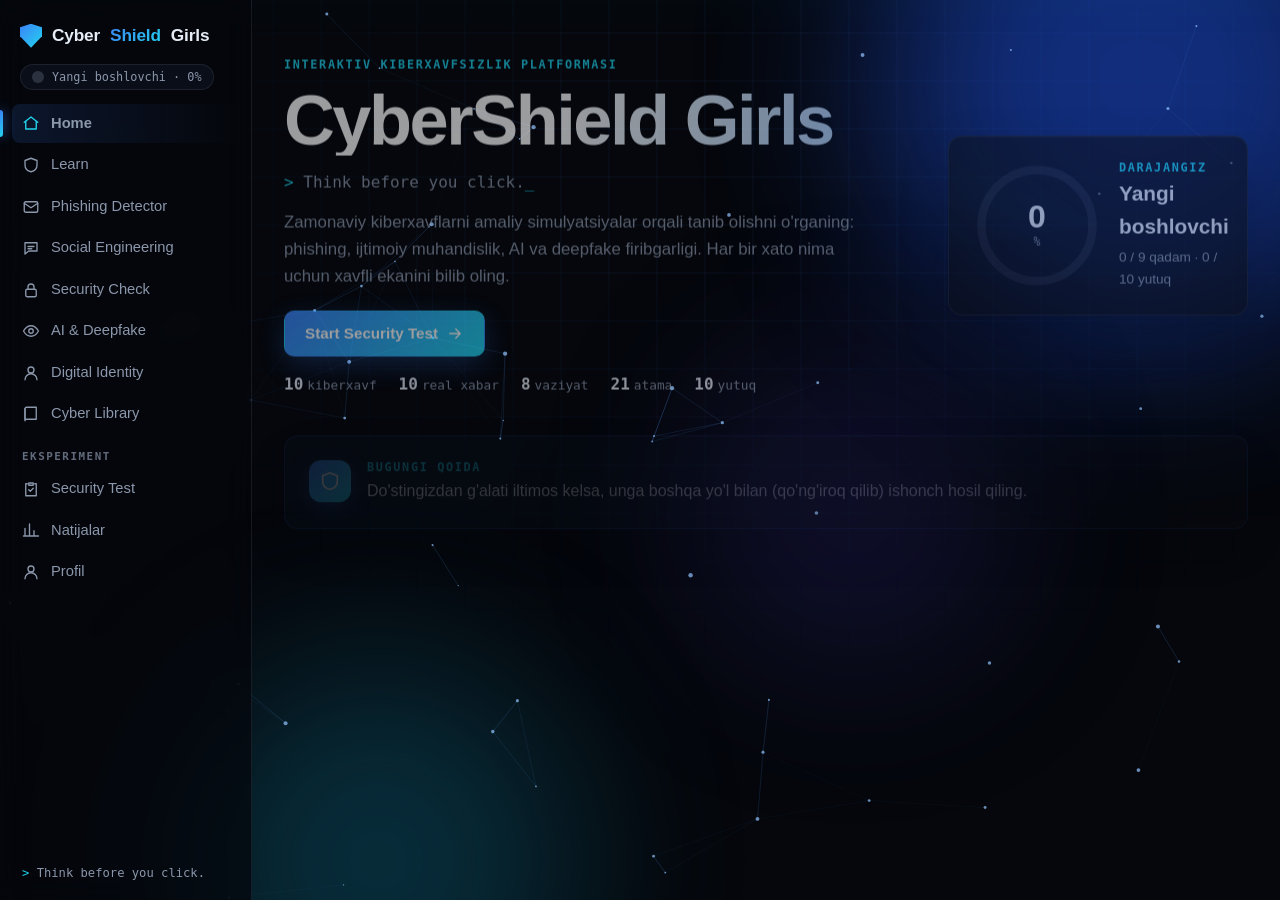
<file: index.html>
<!DOCTYPE html>
<html lang="uz">
<head>
  <meta charset="UTF-8">
  <meta name="viewport" content="width=device-width, initial-scale=1.0">
  <title>CyberShield Girls</title>
  <meta http-equiv="refresh" content="0; url=03_Website/">
  <style>body { margin: 0; background: #05070c; color: #e6edf7; font: 16px -apple-system, Segoe UI, sans-serif; display: grid; place-items: center; min-height: 100vh; } a { color: #22d3ee; }</style>
</head>
<body>
  <!-- GitHub Pages: sayt 03_Website papkasida -->
  <p><a href="03_Website/">CyberShield Girls'ni ochish →</a></p>
</body>
</html>
</file>
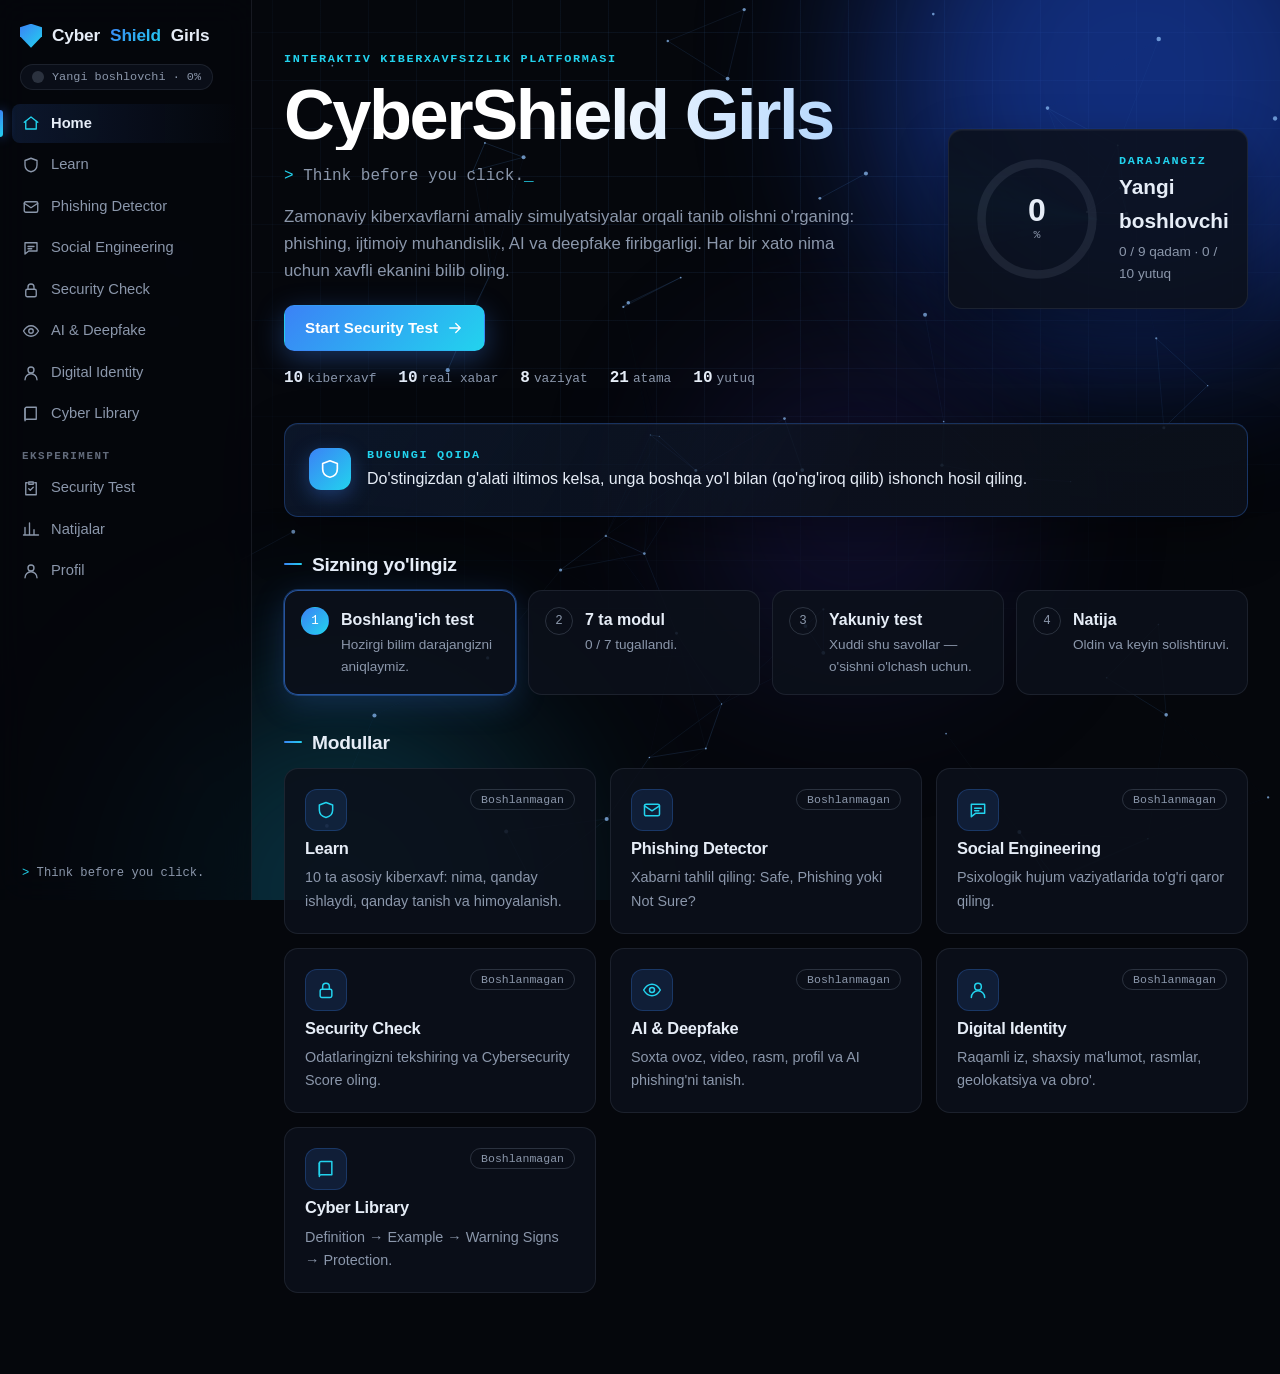
<file: 03_Website/index.html>
<!DOCTYPE html>
<html lang="uz">
<head>
  <meta charset="UTF-8">
  <meta name="viewport" content="width=device-width, initial-scale=1.0, viewport-fit=cover">
  <title>CyberShield Girls</title>
  <meta name="description" content="Qizlar va talabalar uchun raqamli xavfsizlik bo'yicha interaktiv platforma. Think before you click.">

  <!-- iPhone / iPad / Mac Safari -->
  <meta name="theme-color" content="#05070c">
  <meta name="apple-mobile-web-app-capable" content="yes">
  <meta name="mobile-web-app-capable" content="yes">
  <meta name="apple-mobile-web-app-status-bar-style" content="black-translucent">
  <meta name="apple-mobile-web-app-title" content="CyberShield">
  <meta name="format-detection" content="telephone=no">
  <link rel="apple-touch-icon" href="icons/apple-touch-icon.png">
  <link rel="icon" type="image/png" href="icons/icon-192.png">
  <link rel="manifest" href="manifest.webmanifest">

  <link rel="stylesheet" href="css/app.css">
</head>
<body>
  <a class="skip" href="#view">Asosiy kontentga o'tish</a>
  <div class="backdrop" aria-hidden="true"><i></i><i></i><i></i></div>

  <div class="app">
    <!-- Kompyuterda: chap menyu -->
    <aside class="sidebar">
      <a href="#/" class="logo"><span class="logo-mark" aria-hidden="true"></span>Cyber<span>Shield</span> Girls</a>
      <div class="level-chip" data-level></div>
      <nav id="sidenav" aria-label="Asosiy menyu"></nav>
      <p class="sidebar-foot">Think before you click.</p>
    </aside>

    <!-- Telefonda: yuqori panel -->
    <header class="topbar">
      <a href="#/" class="logo"><span class="logo-mark" aria-hidden="true"></span>Cyber<span>Shield</span></a>
      <div class="level-chip" data-level></div>
    </header>

    <main id="view" tabindex="-1"></main>

    <!-- Telefonda: pastki menyu -->
    <nav id="tabbar" class="tabbar" aria-label="Pastki menyu"></nav>
  </div>

  <div id="toast" class="toast" role="status" aria-live="polite" hidden></div>

  <!-- iPhone Telegram/Fayllar oldindan ko'rishda JavaScript ishlamaydi — shunda shu ko'rsatma chiqadi -->
  <noscript>
    <style>.app { display: none; }</style>
    <div style="max-width:440px;margin:15vh auto 0;padding:24px;border:1px solid #1e3a8a;border-radius:16px;background:#0b1220;color:#e6edf7;font:16px/1.6 -apple-system,Segoe UI,sans-serif">
      <h1 style="margin:0 0 8px;font-size:22px">CyberShield Girls</h1>
      <p style="margin:0 0 12px;color:#8b97ab">Bu oyna ilovani faqat ko'rib chiqish rejimida ochdi, unda ilova ishlamaydi.</p>
      <p style="margin:0 0 6px"><b>iPhone'da ochish:</b></p>
      <ol style="margin:0;padding-left:20px;color:#cbd5e1">
        <li>Ulashish tugmasini bosing va <b>Safari'da ochish</b> yoki <b>Fayllarga saqlash</b>ni tanlang.</li>
        <li>Yoki sizga yuborilgan <b>havola</b> orqali oching — bu eng qulay yo'l.</li>
      </ol>
    </div>
  </noscript>

  <!-- Tartib muhim: avval ma'lumot va yordamchilar, oxirida app.js -->
  <script src="js/data.js"></script>
  <script src="js/store.js"></script>
  <script src="js/ui.js"></script>
  <script src="js/views/home.js"></script>
  <script src="js/views/test.js"></script>
  <script src="js/views/learn.js"></script>
  <script src="js/views/phishing.js"></script>
  <script src="js/views/social.js"></script>
  <script src="js/views/account.js"></script>
  <script src="js/views/info.js"></script>
  <script src="js/views/library.js"></script>
  <script src="js/views/results.js"></script>
  <script src="js/views/profile.js"></script>
  <script src="js/app.js"></script>
  <script src="js/bg.js"></script>
</body>
</html>
</file>
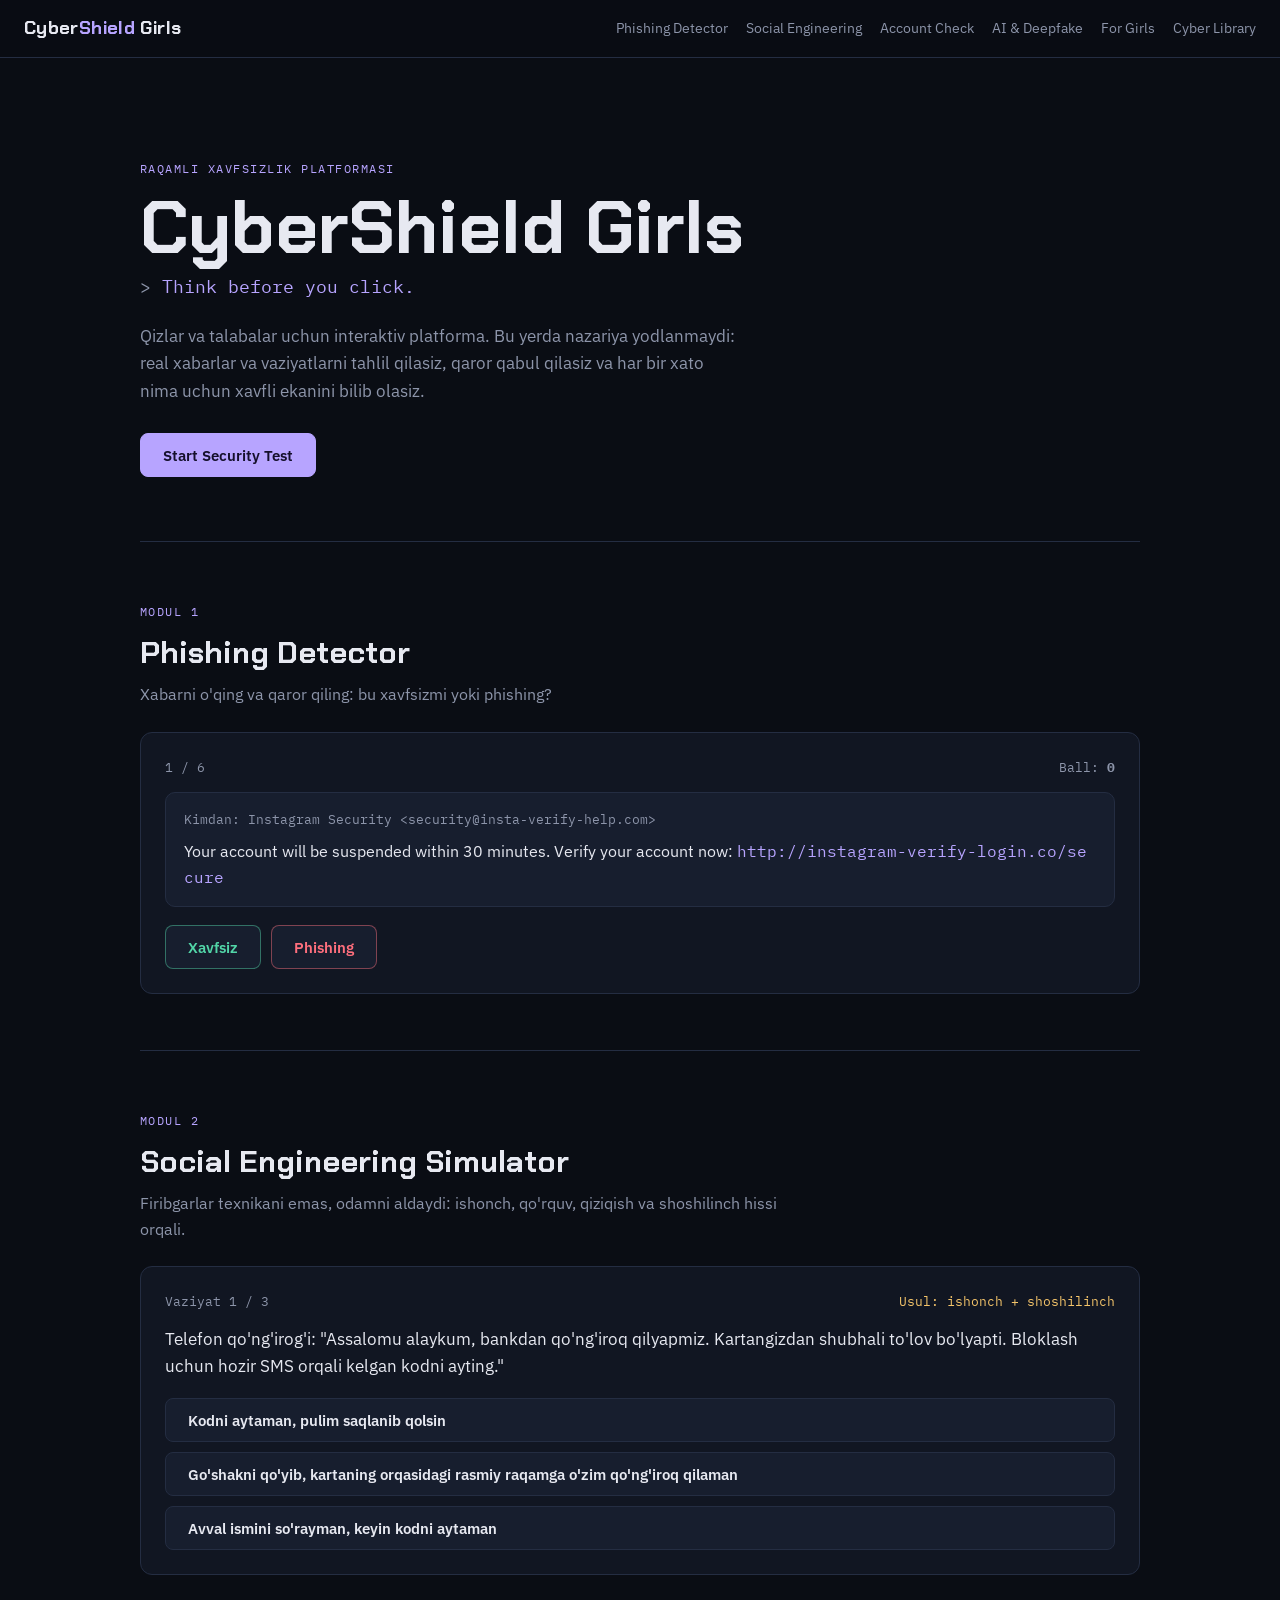
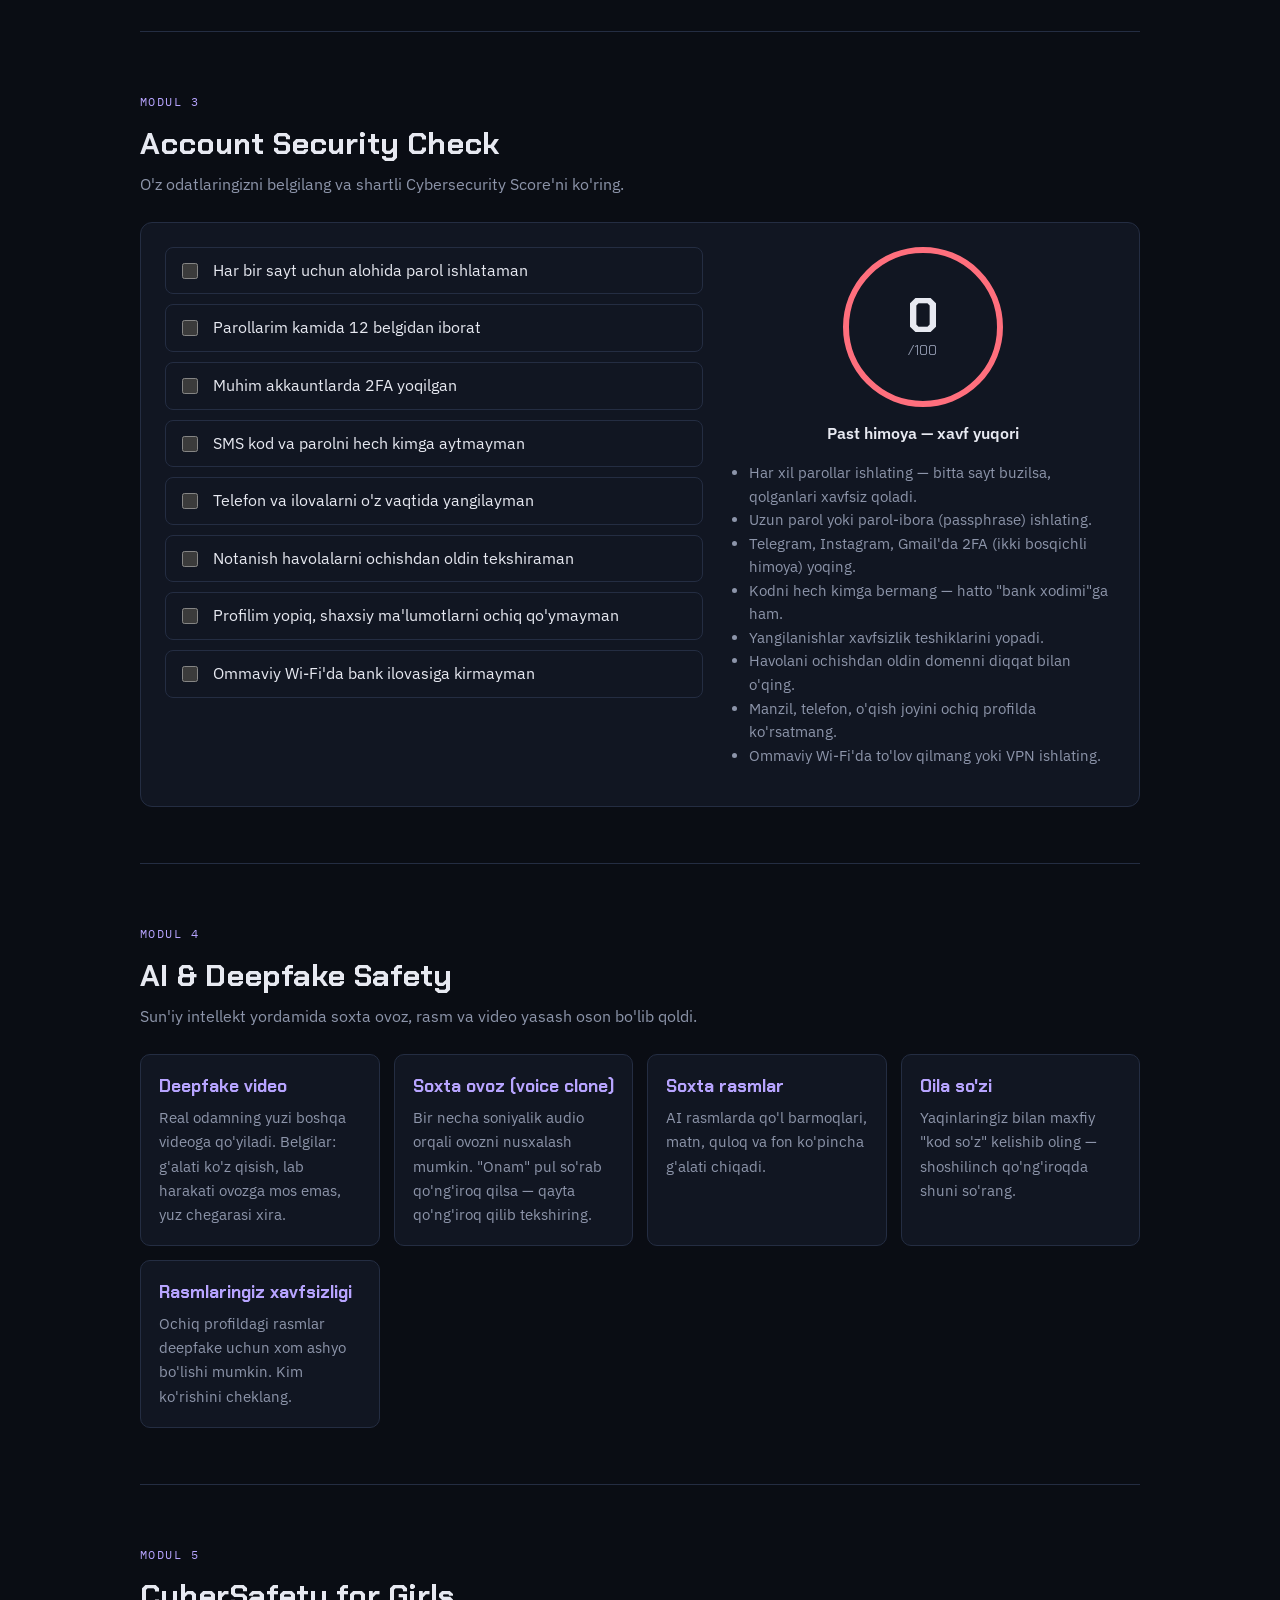
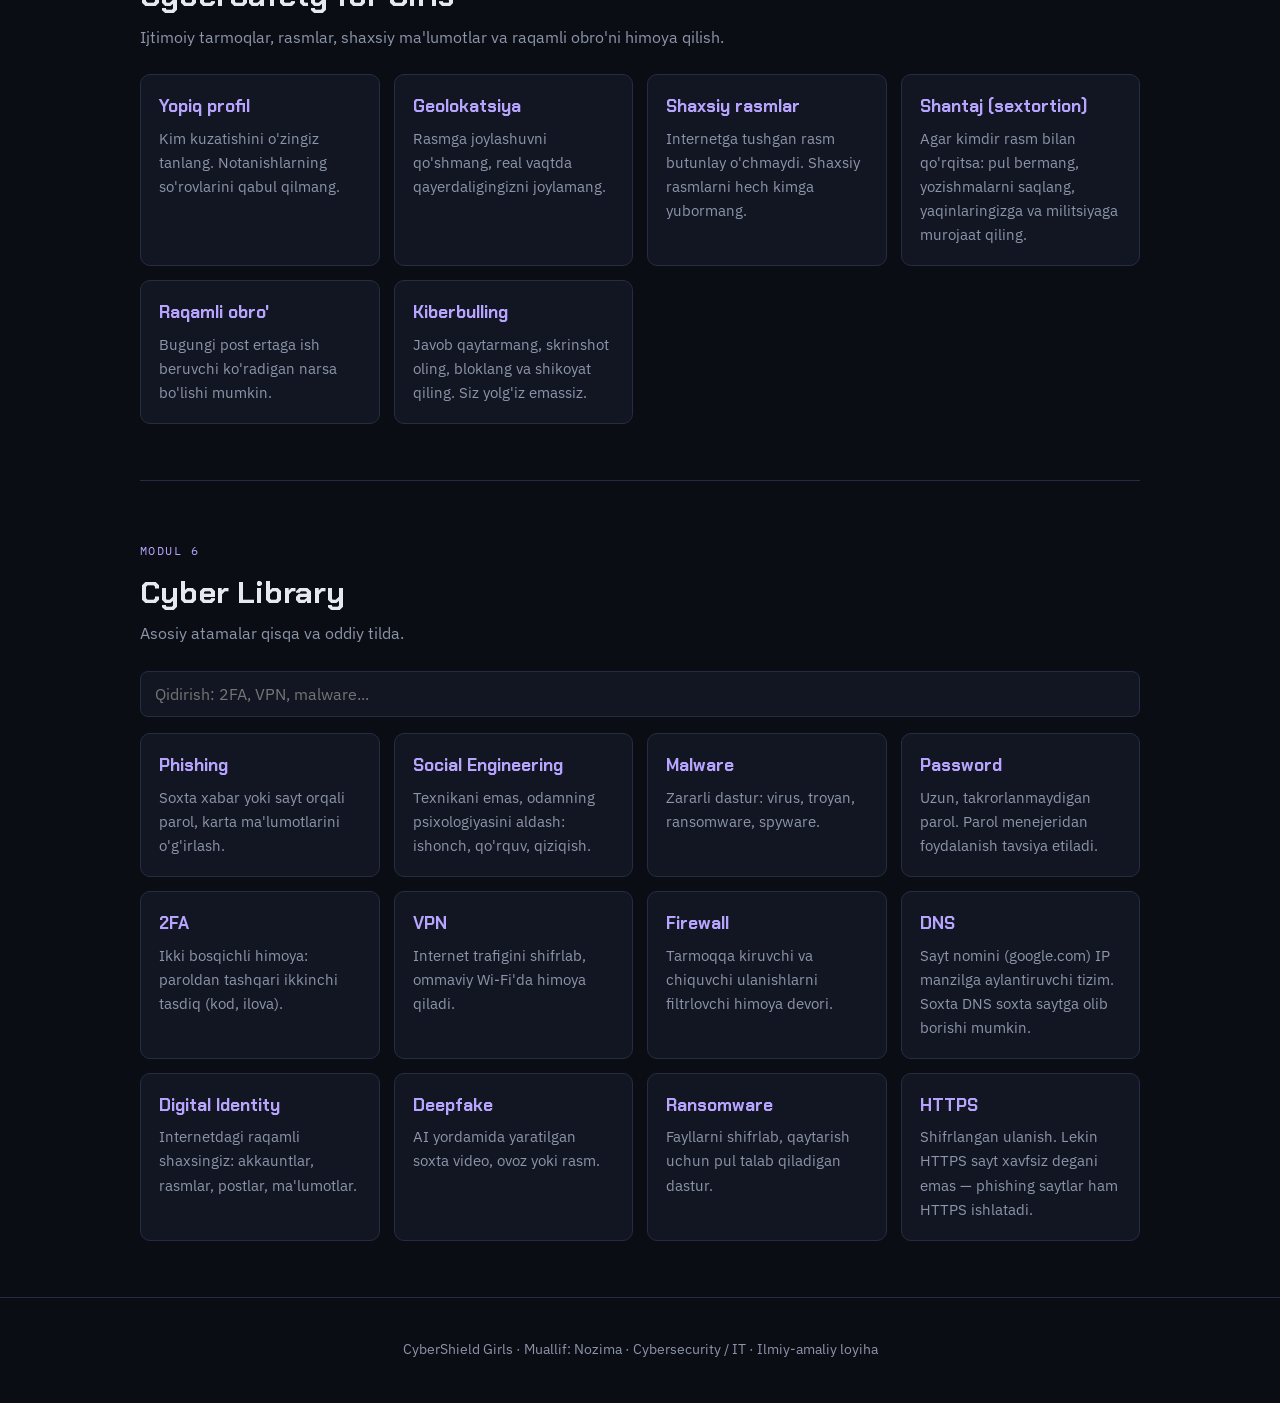
<file: 03_Website/_v1_prototype/index.html>
<!DOCTYPE html>
<html lang="uz">
<head>
  <meta charset="UTF-8">
  <meta name="viewport" content="width=device-width, initial-scale=1.0, viewport-fit=cover">
  <!-- iPhone / Safari uchun -->
  <meta name="theme-color" content="#0a0d14">
  <meta name="apple-mobile-web-app-capable" content="yes">
  <meta name="apple-mobile-web-app-status-bar-style" content="black-translucent">
  <meta name="apple-mobile-web-app-title" content="CyberShield">
  <meta name="format-detection" content="telephone=no">
  <title>CyberShield Girls</title>
  <link rel="preconnect" href="https://fonts.googleapis.com">
  <link rel="stylesheet" href="https://fonts.googleapis.com/css2?family=Chakra+Petch:wght@500;600;700&family=IBM+Plex+Sans:wght@400;500;600&family=IBM+Plex+Mono:wght@400;500&display=swap">
  <link rel="stylesheet" href="style.css">
</head>
<body>

  <!-- Navigatsiya -->
  <header class="nav">
    <a href="#home" class="logo">Cyber<span>Shield</span> Girls</a>
    <nav>
      <a href="#phishing">Phishing Detector</a>
      <a href="#social">Social Engineering</a>
      <a href="#account">Account Check</a>
      <a href="#ai">AI &amp; Deepfake</a>
      <a href="#girls">For Girls</a>
      <a href="#library">Cyber Library</a>
    </nav>
  </header>

  <main>
    <!-- Bosh sahifa -->
    <section id="home" class="hero">
      <p class="eyebrow">Raqamli xavfsizlik platformasi</p>
      <h1>CyberShield Girls</h1>
      <p class="slogan">Think before you click.</p>
      <p class="lead">Qizlar va talabalar uchun interaktiv platforma. Bu yerda nazariya yodlanmaydi: real xabarlar va vaziyatlarni tahlil qilasiz, qaror qabul qilasiz va har bir xato nima uchun xavfli ekanini bilib olasiz.</p>
      <a href="#phishing" class="btn btn-primary">Start Security Test</a>
    </section>

    <!-- 1. Phishing Detector -->
    <section id="phishing" class="module">
      <div class="module-head">
        <span class="tag">Modul 1</span>
        <h2>Phishing Detector</h2>
        <p>Xabarni o'qing va qaror qiling: bu xavfsizmi yoki phishing?</p>
      </div>
      <div class="card" id="phish-card">
        <div class="phish-meta">
          <span id="phish-progress">1 / 6</span>
          <span>Ball: <b id="phish-score">0</b></span>
        </div>
        <div class="message">
          <div class="msg-from" id="phish-from"></div>
          <div class="msg-text" id="phish-text"></div>
        </div>
        <div class="actions" id="phish-actions">
          <button class="btn btn-safe" data-answer="safe">Xavfsiz</button>
          <button class="btn btn-danger" data-answer="phishing">Phishing</button>
        </div>
        <div class="feedback" id="phish-feedback" hidden></div>
        <button class="btn btn-ghost" id="phish-next" hidden>Keyingi xabar →</button>
      </div>
    </section>

    <!-- 2. Social Engineering Simulator -->
    <section id="social" class="module">
      <div class="module-head">
        <span class="tag">Modul 2</span>
        <h2>Social Engineering Simulator</h2>
        <p>Firibgarlar texnikani emas, odamni aldaydi: ishonch, qo'rquv, qiziqish va shoshilinch hissi orqali.</p>
      </div>
      <div class="card" id="social-card">
        <div class="phish-meta"><span id="social-progress"></span><span id="social-trick" class="trick"></span></div>
        <p class="scenario" id="social-text"></p>
        <div class="choices" id="social-choices"></div>
        <div class="feedback" id="social-feedback" hidden></div>
        <button class="btn btn-ghost" id="social-next" hidden>Keyingi vaziyat →</button>
      </div>
    </section>

    <!-- 3. Account Security Check -->
    <section id="account" class="module">
      <div class="module-head">
        <span class="tag">Modul 3</span>
        <h2>Account Security Check</h2>
        <p>O'z odatlaringizni belgilang va shartli Cybersecurity Score'ni ko'ring.</p>
      </div>
      <div class="card account-grid">
        <form id="account-form"></form>
        <div class="score-box">
          <div class="score-ring"><span id="cyber-score">0</span><small>/100</small></div>
          <p id="score-level" class="score-level"></p>
          <ul id="score-tips" class="tips"></ul>
        </div>
      </div>
    </section>

    <!-- 4. AI & Deepfake Safety -->
    <section id="ai" class="module">
      <div class="module-head">
        <span class="tag">Modul 4</span>
        <h2>AI &amp; Deepfake Safety</h2>
        <p>Sun'iy intellekt yordamida soxta ovoz, rasm va video yasash oson bo'lib qoldi.</p>
      </div>
      <div class="grid" id="ai-grid"></div>
    </section>

    <!-- 5. CyberSafety for Girls -->
    <section id="girls" class="module">
      <div class="module-head">
        <span class="tag">Modul 5</span>
        <h2>CyberSafety for Girls</h2>
        <p>Ijtimoiy tarmoqlar, rasmlar, shaxsiy ma'lumotlar va raqamli obro'ni himoya qilish.</p>
      </div>
      <div class="grid" id="girls-grid"></div>
    </section>

    <!-- 6. Cyber Library -->
    <section id="library" class="module">
      <div class="module-head">
        <span class="tag">Modul 6</span>
        <h2>Cyber Library</h2>
        <p>Asosiy atamalar qisqa va oddiy tilda.</p>
      </div>
      <input type="search" id="library-search" class="search" placeholder="Qidirish: 2FA, VPN, malware...">
      <div class="grid" id="library-grid"></div>
    </section>
  </main>

  <footer class="footer">
    <p>CyberShield Girls · Muallif: Nozima · Cybersecurity / IT · Ilmiy-amaliy loyiha</p>
  </footer>

  <script src="script.js"></script>
</body>
</html>
</file>
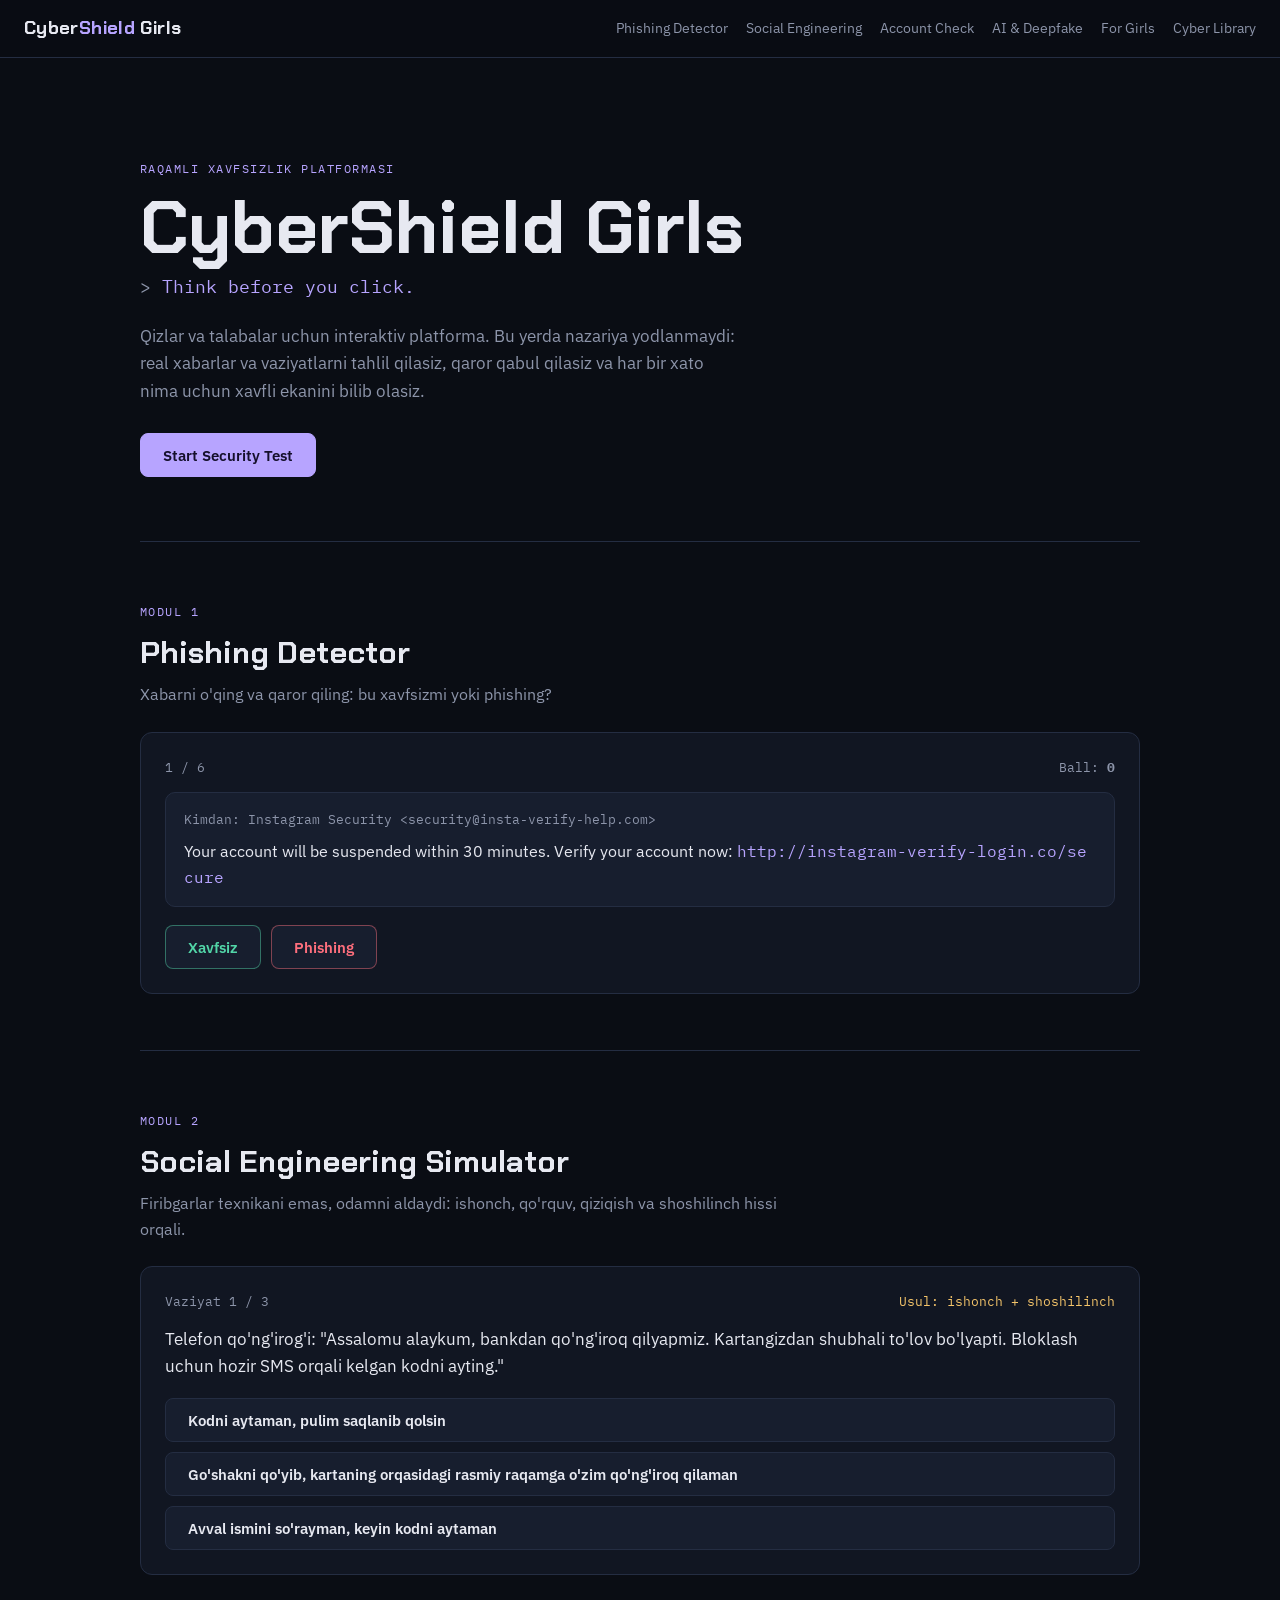
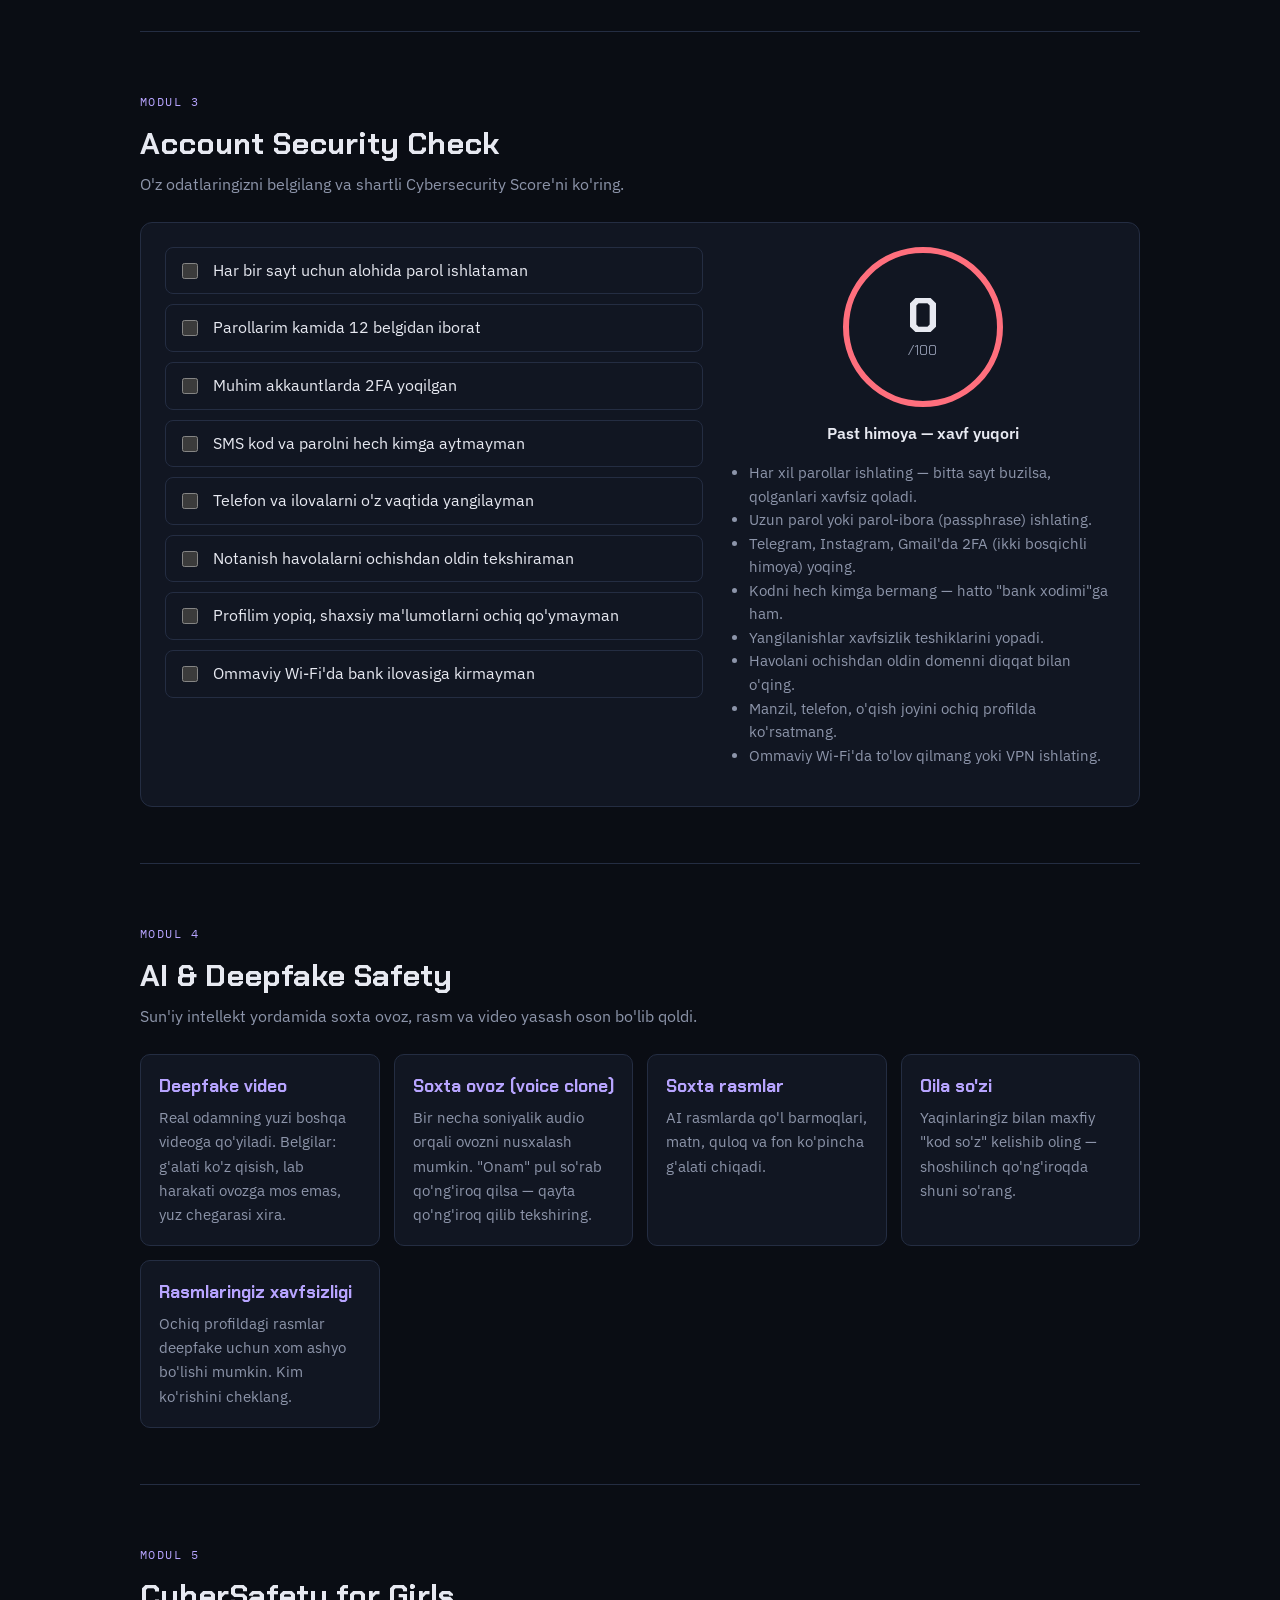
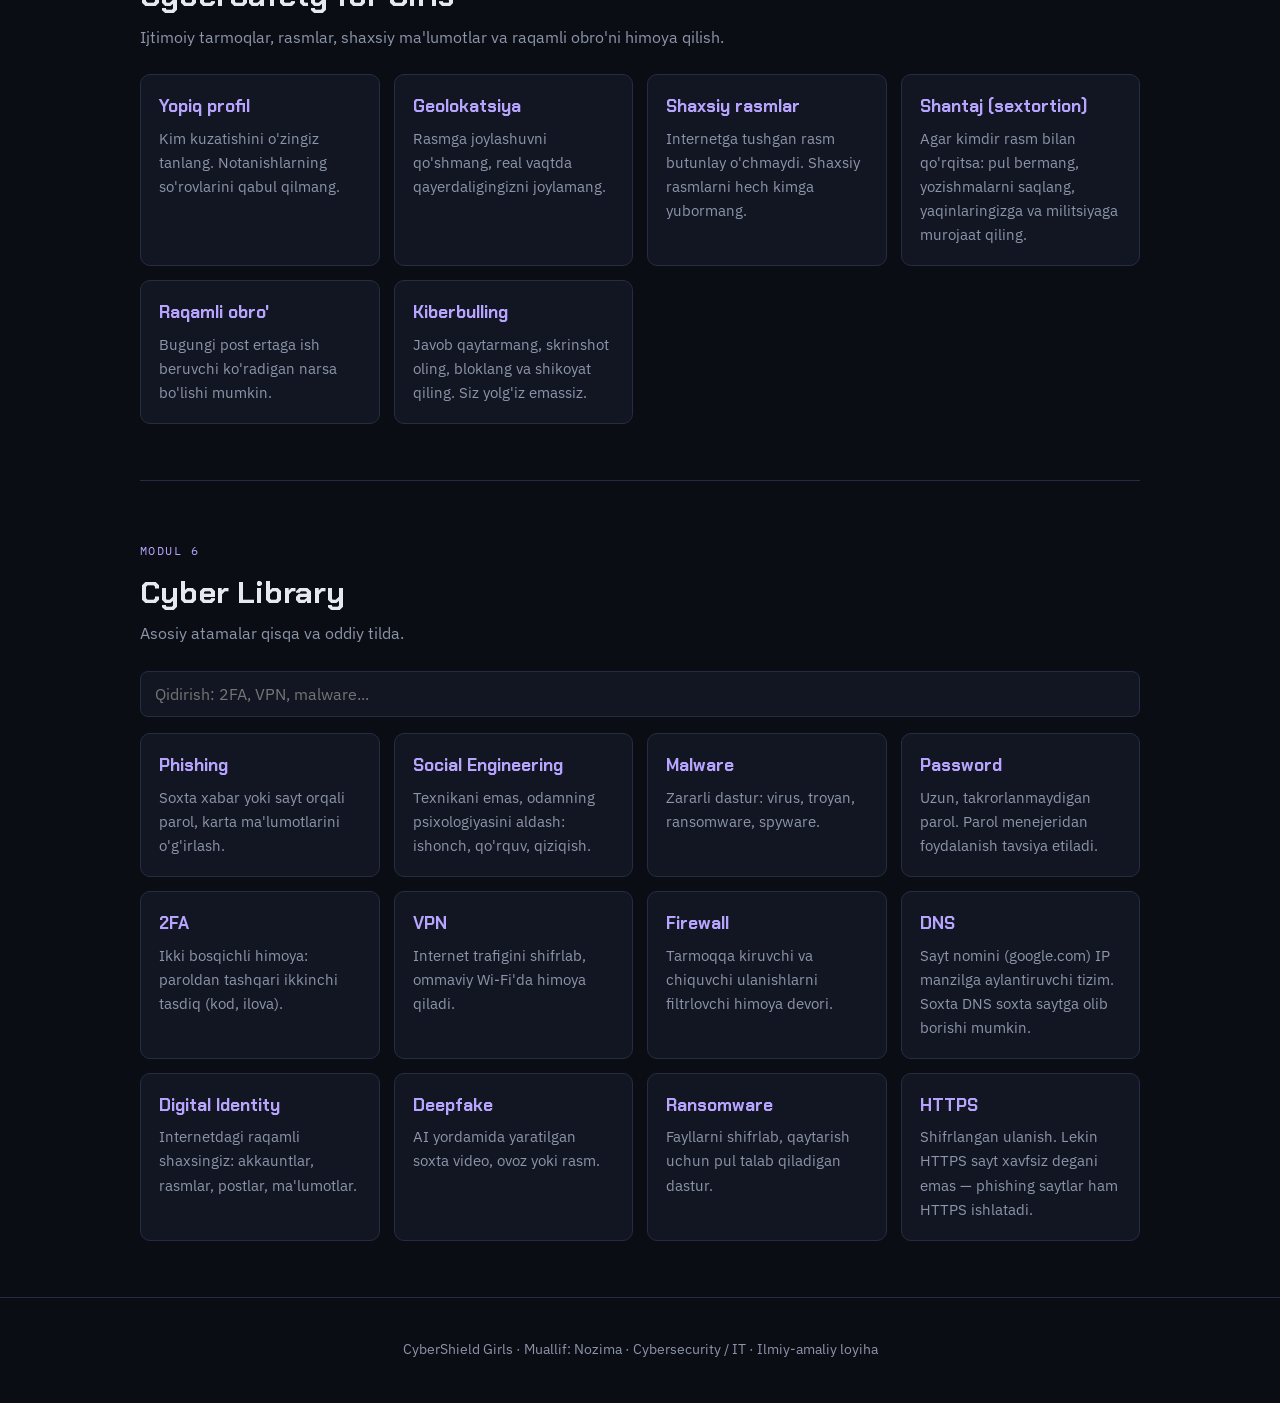
<file: 03_Website/_v1_prototype/CyberShield_Girls.html>
<!DOCTYPE html>
<html lang="uz">
<head>
  <meta charset="UTF-8">
  <meta name="viewport" content="width=device-width, initial-scale=1.0, viewport-fit=cover">
  <!-- iPhone / Safari uchun -->
  <meta name="theme-color" content="#0a0d14">
  <meta name="apple-mobile-web-app-capable" content="yes">
  <meta name="apple-mobile-web-app-status-bar-style" content="black-translucent">
  <meta name="apple-mobile-web-app-title" content="CyberShield">
  <meta name="format-detection" content="telephone=no">
  <title>CyberShield Girls</title>
  <link rel="preconnect" href="https://fonts.googleapis.com">
  <link rel="stylesheet" href="https://fonts.googleapis.com/css2?family=Chakra+Petch:wght@500;600;700&family=IBM+Plex+Sans:wght@400;500;600&family=IBM+Plex+Mono:wght@400;500&display=swap">
  <style>
/* Uslub: Dark Cybersecurity + Elegant (pushti emas, jiddiy va texnologik) */
:root {
  --bg: #0a0d14;
  --surface: #111622;
  --surface-2: #171e2e;
  --line: #242d42;
  --text: #e7e9f1;
  --muted: #8d95aa;
  --accent: #b7a4ff;      /* yumshoq lilac - elegant urg'u */
  --accent-dim: #2a2448;
  --safe: #52d6a8;
  --danger: #ff6f7d;
  --warn: #f4c46a;

  --font-display: "Chakra Petch", "Segoe UI", sans-serif;
  --font-body: "IBM Plex Sans", "Segoe UI", system-ui, sans-serif;
  --font-mono: "IBM Plex Mono", Consolas, monospace;
  color-scheme: dark;
}

* { box-sizing: border-box; }

html { -webkit-text-size-adjust: 100%; }

body {
  margin: 0;
  -webkit-tap-highlight-color: transparent;
  background: var(--bg);
  color: var(--text);
  font-family: var(--font-body);
  font-size: 16px;
  line-height: 1.6;
}

a { color: inherit; }
[hidden] { display: none !important; }

/* Navigatsiya */
.nav {
  position: sticky;
  top: 0;
  z-index: 10;
  display: flex;
  flex-wrap: wrap;
  align-items: center;
  justify-content: space-between;
  gap: 12px;
  /* iPhone "chelka"si (notch) va yon chekkalar uchun joy */
  padding: calc(14px + env(safe-area-inset-top, 0px)) calc(24px + env(safe-area-inset-right, 0px)) 14px calc(24px + env(safe-area-inset-left, 0px));
  background: rgba(10, 13, 20, 0.88);
  -webkit-backdrop-filter: blur(8px);
  backdrop-filter: blur(8px);
  border-bottom: 1px solid var(--line);
}
.logo {
  font-family: var(--font-display);
  font-weight: 700;
  font-size: 1.15rem;
  text-decoration: none;
  letter-spacing: 0.02em;
}
.logo span { color: var(--accent); }
.nav nav { display: flex; flex-wrap: wrap; gap: 4px 18px; }
.nav nav a {
  font-size: 0.88rem;
  color: var(--muted);
  text-decoration: none;
}
.nav nav a:hover, .nav nav a:focus-visible { color: var(--accent); }

main { max-width: 1040px; margin: 0 auto; padding-inline: 20px; }

/* Hero */
.hero { padding-block: 88px 64px; max-width: 720px; }
.eyebrow, .tag {
  font-family: var(--font-mono);
  font-size: 0.78rem;
  text-transform: uppercase;
  letter-spacing: 0.12em;
  color: var(--accent);
}
.hero h1 {
  font-family: var(--font-display);
  font-size: clamp(2.6rem, 7vw, 4.6rem);
  line-height: 1.02;
  margin: 10px 0 6px;
}
.slogan {
  font-family: var(--font-mono);
  font-size: 1.15rem;
  color: var(--accent);
  margin: 0 0 20px;
}
.slogan::before { content: "> "; color: var(--muted); }
.lead { color: var(--muted); font-size: 1.08rem; max-width: 60ch; margin-bottom: 28px; }

/* Tugmalar */
.btn {
  display: inline-block;
  font: 600 0.95rem var(--font-body);
  padding: 11px 22px;
  border-radius: 8px;
  border: 1px solid var(--line);
  background: var(--surface-2);
  color: var(--text);
  cursor: pointer;
  text-decoration: none;
  transition: border-color .15s, background .15s, transform .1s;
}
.btn:hover { border-color: var(--accent); }
.btn:active { transform: translateY(1px); }
.btn:focus-visible { outline: 2px solid var(--accent); outline-offset: 2px; }
.btn-primary { background: var(--accent); color: #140f2b; border-color: var(--accent); }
.btn-primary:hover { background: #cbbcff; }
.btn-safe { border-color: rgba(82, 214, 168, .45); color: var(--safe); }
.btn-danger { border-color: rgba(255, 111, 125, .45); color: var(--danger); }
.btn-ghost { background: transparent; margin-top: 16px; }
.btn:disabled { opacity: .45; cursor: default; }

/* Modullar */
.module { padding-block: 56px; border-top: 1px solid var(--line); scroll-margin-top: 70px; }
.module-head { margin-bottom: 24px; max-width: 640px; }
.module-head h2 { font-family: var(--font-display); font-size: 1.9rem; margin: 6px 0 4px; }
.module-head p { color: var(--muted); margin: 0; }

.card {
  background: var(--surface);
  border: 1px solid var(--line);
  border-radius: 12px;
  padding: 24px;
}

/* Phishing Detector */
.phish-meta {
  display: flex;
  justify-content: space-between;
  gap: 12px;
  font-family: var(--font-mono);
  font-size: 0.82rem;
  color: var(--muted);
  margin-bottom: 14px;
}
.message {
  background: var(--surface-2);
  border: 1px solid var(--line);
  border-radius: 10px;
  padding: 16px 18px;
  margin-bottom: 18px;
}
.msg-from { font-family: var(--font-mono); font-size: 0.82rem; color: var(--muted); margin-bottom: 8px; word-break: break-all; }
.msg-text { font-size: 1.02rem; }
.msg-text .link { font-family: var(--font-mono); color: var(--accent); word-break: break-all; }
.actions, .choices { display: flex; flex-wrap: wrap; gap: 10px; }
.choices { flex-direction: column; }
.choices .btn { text-align: left; }

.feedback {
  margin-top: 18px;
  padding: 16px 18px;
  border-radius: 10px;
  border: 1px solid var(--line);
  background: var(--surface-2);
}
.feedback.ok { border-color: rgba(82, 214, 168, .5); }
.feedback.bad { border-color: rgba(255, 111, 125, .5); }
.feedback h4 { margin: 0 0 8px; font-family: var(--font-display); font-size: 1.1rem; }
.feedback.ok h4 { color: var(--safe); }
.feedback.bad h4 { color: var(--danger); }
.feedback ul { margin: 8px 0 0; padding-left: 20px; }
.feedback li { margin-bottom: 4px; }

/* Social Engineering */
.scenario { font-size: 1.05rem; margin: 0 0 18px; }
.trick { color: var(--warn); }

/* Account Check */
.account-grid { display: grid; grid-template-columns: 1.4fr 1fr; gap: 28px; }
#account-form { display: flex; flex-direction: column; gap: 10px; }
.check {
  display: flex;
  gap: 12px;
  align-items: flex-start;
  padding: 10px 12px;
  border: 1px solid var(--line);
  border-radius: 8px;
  cursor: pointer;
}
.check:hover { border-color: var(--accent-dim); }
.check input { margin-top: 5px; accent-color: var(--accent); width: 16px; height: 16px; }
.score-box { text-align: center; }
.score-ring {
  width: 160px;
  height: 160px;
  margin: 0 auto 14px;
  border-radius: 50%;
  display: grid;
  place-content: center;
  border: 6px solid var(--line);
  font-family: var(--font-display);
  transition: border-color .3s;
}
.score-ring span { font-size: 3rem; font-weight: 700; line-height: 1; }
.score-ring small { color: var(--muted); }
.score-level { font-weight: 600; margin: 0 0 12px; }
.tips { text-align: left; color: var(--muted); font-size: 0.92rem; padding-left: 18px; }

/* Kartochkalar to'ri */
.grid { display: grid; grid-template-columns: repeat(auto-fill, minmax(230px, 1fr)); gap: 14px; }
.info {
  background: var(--surface);
  border: 1px solid var(--line);
  border-radius: 10px;
  padding: 18px;
}
.info h3 { font-family: var(--font-display); font-size: 1.08rem; margin: 0 0 6px; color: var(--accent); }
.info p { margin: 0; color: var(--muted); font-size: 0.94rem; }

.search {
  width: 100%;
  font: 1rem var(--font-body);
  padding: 12px 14px;
  margin-bottom: 16px;
  border-radius: 8px;
  border: 1px solid var(--line);
  background: var(--surface);
  color: var(--text);
}
.search:focus { outline: 2px solid var(--accent); outline-offset: 1px; }

.footer {
  border-top: 1px solid var(--line);
  text-align: center;
  color: var(--muted);
  font-size: 0.85rem;
  padding: 28px 20px;
}
.check span { min-width: 0; }

.footer { padding-bottom: calc(28px + env(safe-area-inset-bottom, 0px)); }

/* Telefon (iPhone) ekrani */
@media (max-width: 720px) {
  main { padding-inline: 16px; }
  .nav { padding-left: calc(16px + env(safe-area-inset-left, 0px)); padding-right: calc(16px + env(safe-area-inset-right, 0px)); }
  /* Menyu yashirilmaydi - barmoq bilan yonga suriladi */
  .nav nav {
    flex-wrap: nowrap;
    width: 100%;
    overflow-x: auto;
    -webkit-overflow-scrolling: touch;
    scrollbar-width: none;
    gap: 8px;
  }
  .nav nav::-webkit-scrollbar { display: none; }
  .nav nav a {
    white-space: nowrap;
    padding: 6px 12px;
    border: 1px solid var(--line);
    border-radius: 99px;
  }
  .hero { padding-block: 40px 32px; }
  .module { padding-block: 40px; scroll-margin-top: 110px; }
  .module-head h2 { font-size: 1.55rem; }
  .card { padding: 16px; }
  .account-grid { grid-template-columns: 1fr; }
  /* Barmoq uchun katta tugmalar */
  .btn { padding: 14px 20px; min-height: 48px; }
  .actions .btn { flex: 1; }
  .hero .btn-primary { width: 100%; text-align: center; }
  .grid { grid-template-columns: 1fr; }
  .score-ring { width: 140px; height: 140px; }
}

@media (prefers-reduced-motion: reduce) {
  * { transition: none !important; scroll-behavior: auto !important; }
}
html { scroll-behavior: smooth; }

</style>
</head>
<body>

  <!-- Navigatsiya -->
  <header class="nav">
    <a href="#home" class="logo">Cyber<span>Shield</span> Girls</a>
    <nav>
      <a href="#phishing">Phishing Detector</a>
      <a href="#social">Social Engineering</a>
      <a href="#account">Account Check</a>
      <a href="#ai">AI &amp; Deepfake</a>
      <a href="#girls">For Girls</a>
      <a href="#library">Cyber Library</a>
    </nav>
  </header>

  <main>
    <!-- Bosh sahifa -->
    <section id="home" class="hero">
      <p class="eyebrow">Raqamli xavfsizlik platformasi</p>
      <h1>CyberShield Girls</h1>
      <p class="slogan">Think before you click.</p>
      <p class="lead">Qizlar va talabalar uchun interaktiv platforma. Bu yerda nazariya yodlanmaydi: real xabarlar va vaziyatlarni tahlil qilasiz, qaror qabul qilasiz va har bir xato nima uchun xavfli ekanini bilib olasiz.</p>
      <a href="#phishing" class="btn btn-primary">Start Security Test</a>
    </section>

    <!-- 1. Phishing Detector -->
    <section id="phishing" class="module">
      <div class="module-head">
        <span class="tag">Modul 1</span>
        <h2>Phishing Detector</h2>
        <p>Xabarni o'qing va qaror qiling: bu xavfsizmi yoki phishing?</p>
      </div>
      <div class="card" id="phish-card">
        <div class="phish-meta">
          <span id="phish-progress">1 / 6</span>
          <span>Ball: <b id="phish-score">0</b></span>
        </div>
        <div class="message">
          <div class="msg-from" id="phish-from"></div>
          <div class="msg-text" id="phish-text"></div>
        </div>
        <div class="actions" id="phish-actions">
          <button class="btn btn-safe" data-answer="safe">Xavfsiz</button>
          <button class="btn btn-danger" data-answer="phishing">Phishing</button>
        </div>
        <div class="feedback" id="phish-feedback" hidden></div>
        <button class="btn btn-ghost" id="phish-next" hidden>Keyingi xabar →</button>
      </div>
    </section>

    <!-- 2. Social Engineering Simulator -->
    <section id="social" class="module">
      <div class="module-head">
        <span class="tag">Modul 2</span>
        <h2>Social Engineering Simulator</h2>
        <p>Firibgarlar texnikani emas, odamni aldaydi: ishonch, qo'rquv, qiziqish va shoshilinch hissi orqali.</p>
      </div>
      <div class="card" id="social-card">
        <div class="phish-meta"><span id="social-progress"></span><span id="social-trick" class="trick"></span></div>
        <p class="scenario" id="social-text"></p>
        <div class="choices" id="social-choices"></div>
        <div class="feedback" id="social-feedback" hidden></div>
        <button class="btn btn-ghost" id="social-next" hidden>Keyingi vaziyat →</button>
      </div>
    </section>

    <!-- 3. Account Security Check -->
    <section id="account" class="module">
      <div class="module-head">
        <span class="tag">Modul 3</span>
        <h2>Account Security Check</h2>
        <p>O'z odatlaringizni belgilang va shartli Cybersecurity Score'ni ko'ring.</p>
      </div>
      <div class="card account-grid">
        <form id="account-form"></form>
        <div class="score-box">
          <div class="score-ring"><span id="cyber-score">0</span><small>/100</small></div>
          <p id="score-level" class="score-level"></p>
          <ul id="score-tips" class="tips"></ul>
        </div>
      </div>
    </section>

    <!-- 4. AI & Deepfake Safety -->
    <section id="ai" class="module">
      <div class="module-head">
        <span class="tag">Modul 4</span>
        <h2>AI &amp; Deepfake Safety</h2>
        <p>Sun'iy intellekt yordamida soxta ovoz, rasm va video yasash oson bo'lib qoldi.</p>
      </div>
      <div class="grid" id="ai-grid"></div>
    </section>

    <!-- 5. CyberSafety for Girls -->
    <section id="girls" class="module">
      <div class="module-head">
        <span class="tag">Modul 5</span>
        <h2>CyberSafety for Girls</h2>
        <p>Ijtimoiy tarmoqlar, rasmlar, shaxsiy ma'lumotlar va raqamli obro'ni himoya qilish.</p>
      </div>
      <div class="grid" id="girls-grid"></div>
    </section>

    <!-- 6. Cyber Library -->
    <section id="library" class="module">
      <div class="module-head">
        <span class="tag">Modul 6</span>
        <h2>Cyber Library</h2>
        <p>Asosiy atamalar qisqa va oddiy tilda.</p>
      </div>
      <input type="search" id="library-search" class="search" placeholder="Qidirish: 2FA, VPN, malware...">
      <div class="grid" id="library-grid"></div>
    </section>
  </main>

  <footer class="footer">
    <p>CyberShield Girls · Muallif: Nozima · Cybersecurity / IT · Ilmiy-amaliy loyiha</p>
  </footer>

  <script>
// CyberShield Girls — interaktiv modullar
// Barcha ma'lumotlar shu faylda: server ham, baza ham kerak emas (1-bosqich).

// Yordamchi: element yaratish (innerHTML o'rniga — XSS'dan xavfsizroq)
function el(tag, className, text) {
  const node = document.createElement(tag);
  if (className) node.className = className;
  if (text !== undefined) node.textContent = text;
  return node;
}

function renderFeedback(box, ok, title, explanation, flags) {
  box.replaceChildren();
  box.className = "feedback " + (ok ? "ok" : "bad");
  box.append(el("h4", "", title), el("p", "", explanation));
  if (flags && flags.length) {
    const list = el("ul");
    flags.forEach(f => list.append(el("li", "", f)));
    box.append(list);
  }
  box.hidden = false;
}

/* ============ 1. PHISHING DETECTOR ============ */
const phishingMessages = [
  {
    from: "Instagram Security <security@insta-verify-help.com>",
    text: "Your account will be suspended within 30 minutes. Verify your account now:",
    link: "http://instagram-verify-login.co/secure",
    answer: "phishing",
    flags: [
      "Shoshilinchlik: \"30 daqiqa ichida\" — o'ylashga vaqt bermaslik uchun.",
      "Bloklash bilan qo'rqitish.",
      "Domen soxta: insta-verify-help.com — Instagram'ning rasmiy domeni emas.",
      "Havola http:// bilan va begona domenga olib boradi."
    ]
  },
  {
    from: "Telegram: Do'stingiz Madina",
    text: "Salom! Men tanlovda qatnashyapman, iltimos ovoz berib yubor, telefon raqamingni kiritib, SMS kodni yozsang bo'ldi:",
    link: "https://golosovanie-konkurs.top",
    answer: "phishing",
    flags: [
      "Tanish odam nomidan — uning akkaunti allaqachon buzilgan bo'lishi mumkin.",
      "SMS kodni so'rash = akkauntingizni o'g'irlash urinishi.",
      "Shubhali .top domeni."
    ]
  },
  {
    from: "Universitet dekanati (rasmiy kanal)",
    text: "Ertangi kuni 10:00 da 204-xonada guruh yig'ilishi bo'ladi. Qatnashish majburiy.",
    link: "",
    answer: "safe",
    flags: [
      "Havola yo'q, parol yoki kod so'ralmayapti.",
      "Rasmiy kanal, oddiy ma'lumot.",
      "Shunday bo'lsa ham, shubha bo'lsa — kuratordan tekshirib oling."
    ]
  },
  {
    from: "Click <no-reply@click-bonus-uz.net>",
    text: "Tabriklaymiz! Siz 500 000 so'm bonus yutdingiz. Olish uchun karta raqami va CVV kodini kiriting:",
    link: "https://click-bonus-uz.net/prize",
    answer: "phishing",
    flags: [
      "\"Yutuq\" — foyda olish istagidan foydalanish.",
      "Hech bir bank yoki to'lov tizimi CVV kodni so'ramaydi.",
      "Domen rasmiy emas."
    ]
  },
  {
    from: "Google <no-reply@accounts.google.com>",
    text: "Akkauntingizga Windows qurilmasidan yangi kirish bo'ldi. Agar bu siz bo'lsangiz, hech narsa qilish shart emas.",
    link: "",
    answer: "safe",
    flags: [
      "Rasmiy domen: accounts.google.com.",
      "Hech narsa bosishni yoki kiritishni talab qilmayapti.",
      "Maslahat: tekshirish uchun xabardagi havolani emas, ilovani o'zini oching."
    ]
  },
  {
    from: "HR Manager <jobs.career.uz@gmail.com>",
    text: "Sizga uydan ishlash taklifi: kuniga 2 soat, oyiga 15 mln so'm. Ro'yxatdan o'tish uchun 100 000 so'm to'lov qiling.",
    link: "https://bit.ly/3xJob",
    answer: "phishing",
    flags: [
      "Haddan tashqari yaxshi taklif.",
      "Ish uchun oldindan pul so'rash — firibgarlik belgisi.",
      "Qisqartirilgan havola (bit.ly) haqiqiy manzilni yashiradi.",
      "Kompaniya emas, oddiy gmail manzil."
    ]
  }
];

let phishIndex = 0;
let phishScore = 0;

function showPhishMessage() {
  const msg = phishingMessages[phishIndex];
  document.getElementById("phish-progress").textContent = `${phishIndex + 1} / ${phishingMessages.length}`;
  document.getElementById("phish-from").textContent = "Kimdan: " + msg.from;

  const textBox = document.getElementById("phish-text");
  textBox.replaceChildren(document.createTextNode(msg.text + " "));
  if (msg.link) textBox.append(el("span", "link", msg.link));

  document.querySelectorAll("#phish-actions .btn").forEach(b => (b.disabled = false));
  document.getElementById("phish-feedback").hidden = true;
  document.getElementById("phish-next").hidden = true;
}

function answerPhish(choice) {
  const msg = phishingMessages[phishIndex];
  const correct = choice === msg.answer;
  if (correct) phishScore++;
  document.getElementById("phish-score").textContent = phishScore;
  document.querySelectorAll("#phish-actions .btn").forEach(b => (b.disabled = true));

  const verdict = msg.answer === "phishing" ? "Bu phishing edi." : "Bu xavfsiz xabar edi.";
  renderFeedback(
    document.getElementById("phish-feedback"),
    correct,
    correct ? "To'g'ri!" : "Xato",
    verdict + " Belgilar:",
    msg.flags
  );

  const next = document.getElementById("phish-next");
  next.textContent = phishIndex < phishingMessages.length - 1 ? "Keyingi xabar →" : "Natijani ko'rish";
  next.hidden = false;
}

function nextPhish() {
  phishIndex++;
  if (phishIndex < phishingMessages.length) {
    showPhishMessage();
    return;
  }
  // Test tugadi
  const total = phishingMessages.length;
  document.getElementById("phish-progress").textContent = "Test tugadi";
  document.getElementById("phish-from").textContent = "";
  document.getElementById("phish-text").textContent = `Natija: ${phishScore} / ${total}`;
  document.querySelectorAll("#phish-actions .btn").forEach(b => (b.disabled = true));
  renderFeedback(
    document.getElementById("phish-feedback"),
    phishScore >= total - 1,
    phishScore >= total - 1 ? "Ajoyib!" : "Yana mashq qiling",
    "Asosiy qoida: shoshiltirish, qo'rqitish, yutuq va'da qilish yoki kod/parol so'rash — har doim to'xtab o'ylash uchun signal."
  );
  const next = document.getElementById("phish-next");
  next.textContent = "Qaytadan boshlash";
  next.onclick = () => {
    phishIndex = 0;
    phishScore = 0;
    document.getElementById("phish-score").textContent = 0;
    next.onclick = nextPhish;
    showPhishMessage();
  };
}

document.querySelectorAll("#phish-actions .btn").forEach(btn =>
  btn.addEventListener("click", () => answerPhish(btn.dataset.answer))
);
document.getElementById("phish-next").onclick = nextPhish;

/* ============ 2. SOCIAL ENGINEERING SIMULATOR ============ */
const socialScenarios = [
  {
    trick: "Usul: ishonch + shoshilinch",
    text: "Telefon qo'ng'irog'i: \"Assalomu alaykum, bankdan qo'ng'iroq qilyapmiz. Kartangizdan shubhali to'lov bo'lyapti. Bloklash uchun hozir SMS orqali kelgan kodni ayting.\"",
    choices: [
      { text: "Kodni aytaman, pulim saqlanib qolsin", good: false, why: "Bank xodimi hech qachon SMS kodni so'ramaydi. Kod — bu sizning imzoingiz." },
      { text: "Go'shakni qo'yib, kartaning orqasidagi rasmiy raqamga o'zim qo'ng'iroq qilaman", good: true, why: "To'g'ri. Aloqani o'zingiz boshlang — rasmiy raqam orqali." },
      { text: "Avval ismini so'rayman, keyin kodni aytaman", good: false, why: "Firibgar istalgan ismni aytadi. Ism hech narsani isbotlamaydi." }
    ]
  },
  {
    trick: "Usul: qiziqish",
    text: "Instagram'da notanish akkaunt yozdi: \"Seni rasmingni bir guruhda ko'rdim 😳 mana qara:\" va havola yubordi.",
    choices: [
      { text: "Havolani ochib ko'raman", good: false, why: "Qiziqish va xavotir — eng kuchli tuzoq. Havola soxta login sahifaga olib borishi mumkin." },
      { text: "Javob bermayman, akkauntni bloklab, shikoyat qilaman", good: true, why: "To'g'ri. Notanishdan kelgan havolani ochmang." },
      { text: "Do'stimga yuboraman, u ochib ko'rsin", good: false, why: "Bu xavfni do'stingizga o'tkazadi xolos." }
    ]
  },
  {
    trick: "Usul: avtoritet + qo'rquv",
    text: "Email: \"Universitet IT bo'limi. Sizning pochtangiz to'lib qoldi. 24 soat ichida login va parolingizni ushbu formaga kiritmasangiz, akkaunt o'chiriladi.\"",
    choices: [
      { text: "Formaga parolimni kiritaman", good: false, why: "IT bo'limi hech qachon parolni so'ramaydi. Muddat bilan qo'rqitish — phishing belgisi." },
      { text: "IT bo'limiga o'zim borib yoki rasmiy raqamga qo'ng'iroq qilib so'rayman", good: true, why: "To'g'ri. Mustaqil kanal orqali tekshirish — eng ishonchli usul." }
    ]
  }
];

let socialIndex = 0;

function showScenario() {
  const s = socialScenarios[socialIndex];
  document.getElementById("social-progress").textContent = `Vaziyat ${socialIndex + 1} / ${socialScenarios.length}`;
  document.getElementById("social-trick").textContent = s.trick;
  document.getElementById("social-text").textContent = s.text;
  document.getElementById("social-feedback").hidden = true;
  document.getElementById("social-next").hidden = true;

  const box = document.getElementById("social-choices");
  box.replaceChildren();
  s.choices.forEach(choice => {
    const btn = el("button", "btn", choice.text);
    btn.addEventListener("click", () => {
      box.querySelectorAll("button").forEach(b => (b.disabled = true));
      renderFeedback(document.getElementById("social-feedback"), choice.good, choice.good ? "Xavfsiz qaror" : "Xavfli qaror", choice.why);
      const next = document.getElementById("social-next");
      next.textContent = socialIndex < socialScenarios.length - 1 ? "Keyingi vaziyat →" : "Qaytadan boshlash";
      next.hidden = false;
    });
    box.append(btn);
  });
}

document.getElementById("social-next").addEventListener("click", () => {
  socialIndex = (socialIndex + 1) % socialScenarios.length;
  showScenario();
});

/* ============ 3. ACCOUNT SECURITY CHECK ============ */
const habits = [
  { text: "Har bir sayt uchun alohida parol ishlataman", points: 15, tip: "Har xil parollar ishlating — bitta sayt buzilsa, qolganlari xavfsiz qoladi." },
  { text: "Parollarim kamida 12 belgidan iborat", points: 10, tip: "Uzun parol yoki parol-ibora (passphrase) ishlating." },
  { text: "Muhim akkauntlarda 2FA yoqilgan", points: 20, tip: "Telegram, Instagram, Gmail'da 2FA (ikki bosqichli himoya) yoqing." },
  { text: "SMS kod va parolni hech kimga aytmayman", points: 15, tip: "Kodni hech kimga bermang — hatto \"bank xodimi\"ga ham." },
  { text: "Telefon va ilovalarni o'z vaqtida yangilayman", points: 10, tip: "Yangilanishlar xavfsizlik teshiklarini yopadi." },
  { text: "Notanish havolalarni ochishdan oldin tekshiraman", points: 10, tip: "Havolani ochishdan oldin domenni diqqat bilan o'qing." },
  { text: "Profilim yopiq, shaxsiy ma'lumotlarni ochiq qo'ymayman", points: 10, tip: "Manzil, telefon, o'qish joyini ochiq profilda ko'rsatmang." },
  { text: "Ommaviy Wi-Fi'da bank ilovasiga kirmayman", points: 10, tip: "Ommaviy Wi-Fi'da to'lov qilmang yoki VPN ishlating." }
];

const form = document.getElementById("account-form");
habits.forEach((h, i) => {
  const label = el("label", "check");
  const box = document.createElement("input");
  box.type = "checkbox";
  box.id = "habit-" + i;
  box.addEventListener("change", updateScore);
  label.append(box, el("span", "", h.text));
  form.append(label);
});

function updateScore() {
  let score = 0;
  const tips = document.getElementById("score-tips");
  tips.replaceChildren();
  habits.forEach((h, i) => {
    if (document.getElementById("habit-" + i).checked) score += h.points;
    else tips.append(el("li", "", h.tip));
  });

  document.getElementById("cyber-score").textContent = score;
  const ring = document.querySelector(".score-ring");
  const level = document.getElementById("score-level");
  if (score >= 80) { level.textContent = "Yuqori himoya"; ring.style.borderColor = "var(--safe)"; }
  else if (score >= 50) { level.textContent = "O'rtacha himoya"; ring.style.borderColor = "var(--warn)"; }
  else { level.textContent = "Past himoya — xavf yuqori"; ring.style.borderColor = "var(--danger)"; }
  if (score === 100) tips.append(el("li", "", "Zo'r! Barcha asosiy odatlar bajarilgan."));
}

/* ============ 4–6. MA'LUMOT MODULLARI ============ */
const aiCards = [
  ["Deepfake video", "Real odamning yuzi boshqa videoga qo'yiladi. Belgilar: g'alati ko'z qisish, lab harakati ovozga mos emas, yuz chegarasi xira."],
  ["Soxta ovoz (voice clone)", "Bir necha soniyalik audio orqali ovozni nusxalash mumkin. \"Onam\" pul so'rab qo'ng'iroq qilsa — qayta qo'ng'iroq qilib tekshiring."],
  ["Soxta rasmlar", "AI rasmlarda qo'l barmoqlari, matn, quloq va fon ko'pincha g'alati chiqadi."],
  ["Oila so'zi", "Yaqinlaringiz bilan maxfiy \"kod so'z\" kelishib oling — shoshilinch qo'ng'iroqda shuni so'rang."],
  ["Rasmlaringiz xavfsizligi", "Ochiq profildagi rasmlar deepfake uchun xom ashyo bo'lishi mumkin. Kim ko'rishini cheklang."]
];

const girlsCards = [
  ["Yopiq profil", "Kim kuzatishini o'zingiz tanlang. Notanishlarning so'rovlarini qabul qilmang."],
  ["Geolokatsiya", "Rasmga joylashuvni qo'shmang, real vaqtda qayerdaligingizni joylamang."],
  ["Shaxsiy rasmlar", "Internetga tushgan rasm butunlay o'chmaydi. Shaxsiy rasmlarni hech kimga yubormang."],
  ["Shantaj (sextortion)", "Agar kimdir rasm bilan qo'rqitsa: pul bermang, yozishmalarni saqlang, yaqinlaringizga va militsiyaga murojaat qiling."],
  ["Raqamli obro'", "Bugungi post ertaga ish beruvchi ko'radigan narsa bo'lishi mumkin."],
  ["Kiberbulling", "Javob qaytarmang, skrinshot oling, bloklang va shikoyat qiling. Siz yolg'iz emassiz."]
];

const libraryItems = [
  ["Phishing", "Soxta xabar yoki sayt orqali parol, karta ma'lumotlarini o'g'irlash."],
  ["Social Engineering", "Texnikani emas, odamning psixologiyasini aldash: ishonch, qo'rquv, qiziqish."],
  ["Malware", "Zararli dastur: virus, troyan, ransomware, spyware."],
  ["Password", "Uzun, takrorlanmaydigan parol. Parol menejeridan foydalanish tavsiya etiladi."],
  ["2FA", "Ikki bosqichli himoya: paroldan tashqari ikkinchi tasdiq (kod, ilova)."],
  ["VPN", "Internet trafigini shifrlab, ommaviy Wi-Fi'da himoya qiladi."],
  ["Firewall", "Tarmoqqa kiruvchi va chiquvchi ulanishlarni filtrlovchi himoya devori."],
  ["DNS", "Sayt nomini (google.com) IP manzilga aylantiruvchi tizim. Soxta DNS soxta saytga olib borishi mumkin."],
  ["Digital Identity", "Internetdagi raqamli shaxsingiz: akkauntlar, rasmlar, postlar, ma'lumotlar."],
  ["Deepfake", "AI yordamida yaratilgan soxta video, ovoz yoki rasm."],
  ["Ransomware", "Fayllarni shifrlab, qaytarish uchun pul talab qiladigan dastur."],
  ["HTTPS", "Shifrlangan ulanish. Lekin HTTPS sayt xavfsiz degani emas — phishing saytlar ham HTTPS ishlatadi."]
];

function renderCards(containerId, items) {
  const box = document.getElementById(containerId);
  box.replaceChildren();
  items.forEach(([title, text]) => {
    const card = el("div", "info");
    card.append(el("h3", "", title), el("p", "", text));
    box.append(card);
  });
}

document.getElementById("library-search").addEventListener("input", e => {
  const q = e.target.value.trim().toLowerCase();
  renderCards("library-grid", libraryItems.filter(([t, d]) => (t + " " + d).toLowerCase().includes(q)));
});

/* ============ ISHGA TUSHIRISH ============ */
showPhishMessage();
showScenario();
updateScore();
renderCards("ai-grid", aiCards);
renderCards("girls-grid", girlsCards);
renderCards("library-grid", libraryItems);

</script>
</body>
</html>
</file>
<file: 03_Website/css/app.css>
/* CyberShield — "Dark Cybersecurity + Elegant": qora asos, ko'k/havorang aksent, qizil ogohlantirishlar, jonli fon va animatsiyalar.
   Kompyuterda: chap menyu + kontent. Telefonda: yuqori panel + pastki menyu. */

:root {
  --bg: #05070c;
  --bg-2: #080b13;
  --surface: rgba(12, 17, 27, .88);
  --surface-2: rgba(22, 30, 46, .8);
  --line: rgba(148, 163, 184, .13);
  --line-2: rgba(148, 163, 184, .24);
  --text: #e6edf7;
  --muted: #8b97ab;
  --accent: #3b82f6;
  --accent-2: #22d3ee;
  --accent-ink: #ffffff;
  --accent-soft: rgba(59, 130, 246, .14);
  --glow: 0 0 0 1px rgba(59, 130, 246, .35), 0 8px 32px rgba(59, 130, 246, .22);
  --safe: #34d399;
  --safe-soft: rgba(52, 211, 153, .12);
  --danger: #f87171;
  --danger-soft: rgba(248, 113, 113, .12);
  --warn: #fbbf24;
  --warn-soft: rgba(251, 191, 36, .12);
  --grad: linear-gradient(135deg, var(--accent), var(--accent-2));

  --font-body: "Inter", -apple-system, BlinkMacSystemFont, "Segoe UI", "Noto Sans", Helvetica, Arial, sans-serif;
  --font-mono: ui-monospace, "SF Mono", "Cascadia Mono", Consolas, monospace;
  --ease: cubic-bezier(.2, .8, .2, 1);

  --radius: 14px;
  --sidebar: 252px;
  --tabbar: 64px;
  --st: env(safe-area-inset-top, 0px);
  --sb: env(safe-area-inset-bottom, 0px);
  --sl: env(safe-area-inset-left, 0px);
  --sr: env(safe-area-inset-right, 0px);
  color-scheme: dark;
}

* { box-sizing: border-box; }
html { -webkit-text-size-adjust: 100%; scroll-behavior: smooth; }
body {
  margin: 0;
  background: var(--bg);
  color: var(--text);
  font: 16px/1.6 var(--font-body);
  -webkit-font-smoothing: antialiased;
  -webkit-tap-highlight-color: transparent;
}
::selection { background: rgba(59, 130, 246, .4); }
a { color: var(--accent-2); }
[hidden] { display: none !important; }
h1, h2, h3 { line-height: 1.2; font-weight: 650; letter-spacing: -.015em; text-wrap: balance; margin: 0; }
p { margin: 0; }
button { font: inherit; }
:focus-visible { outline: 2px solid var(--accent-2); outline-offset: 2px; }
.skip { position: absolute; left: -999px; top: 8px; background: var(--accent); color: var(--accent-ink); padding: 8px 12px; border-radius: 8px; z-index: 100; }
.skip:focus { left: 8px; }

.icon { display: inline-flex; width: 20px; height: 20px; flex: none; }
.icon svg { width: 100%; height: 100%; }
.icon-lg { width: 24px; height: 24px; }

/* ---------- Jonli fon: to'r + suzuvchi nurlar ---------- */
.backdrop { position: fixed; inset: 0; z-index: -1; overflow: hidden; pointer-events: none; }
.backdrop::before {
  content: ""; position: absolute; inset: -64px;
  background:
    linear-gradient(rgba(96, 165, 250, .07) 1px, transparent 1px) 0 0 / 48px 48px,
    linear-gradient(90deg, rgba(96, 165, 250, .07) 1px, transparent 1px) 0 0 / 48px 48px;
  -webkit-mask-image: radial-gradient(ellipse 80% 70% at 60% 20%, #000 20%, transparent 75%);
  mask-image: radial-gradient(ellipse 80% 70% at 60% 20%, #000 20%, transparent 75%);
  animation: grid-move 24s linear infinite;
}
.backdrop::after {
  content: ""; position: absolute; left: 0; right: 0; height: 30vh; top: -30vh;
  background: linear-gradient(transparent, rgba(34, 211, 238, .05), transparent);
  animation: scan 9s linear infinite;
}
.backdrop i { position: absolute; border-radius: 50%; filter: blur(90px); opacity: .55; animation: drift 22s ease-in-out infinite alternate; }
.backdrop i:nth-child(1) { width: 520px; height: 520px; background: #1d4ed8; top: -180px; right: -120px; }
.backdrop i:nth-child(2) { width: 420px; height: 420px; background: #0e7490; bottom: -200px; left: 10%; opacity: .35; animation-duration: 28s; animation-direction: alternate-reverse; }
.backdrop i:nth-child(3) { width: 300px; height: 300px; background: #3730a3; top: 40%; left: 55%; opacity: .25; animation-duration: 34s; }
@keyframes grid-move { to { transform: translate(48px, 48px); } }
@keyframes scan { to { transform: translateY(160vh); } }
@keyframes drift { 50% { transform: translate(-60px, 50px) scale(1.1); } 100% { transform: translate(40px, -30px) scale(.95); } }

/* ---------- Karkas ---------- */
.app { min-height: 100vh; }
#view { max-width: 1060px; margin: 0 auto; padding: 44px 32px 80px; display: flex; flex-direction: column; gap: 36px; outline: none; }

/* Sahifa bo'laklari ketma-ket ko'tarilib chiqadi */
#view.enter > *, .module-grid > *, .journey > *, .info-grid > *, .badge-grid > *, .stat-row > * { animation: rise .6s var(--ease) backwards; }
#view.enter > :nth-child(2), .module-grid > :nth-child(2), .journey > :nth-child(2), .info-grid > :nth-child(2), .badge-grid > :nth-child(2), .stat-row > :nth-child(2) { animation-delay: .07s; }
#view.enter > :nth-child(3), .module-grid > :nth-child(3), .journey > :nth-child(3), .info-grid > :nth-child(3), .badge-grid > :nth-child(3), .stat-row > :nth-child(3) { animation-delay: .14s; }
#view.enter > :nth-child(4), .module-grid > :nth-child(4), .journey > :nth-child(4), .info-grid > :nth-child(4), .badge-grid > :nth-child(4) { animation-delay: .21s; }
#view.enter > :nth-child(n+5), .module-grid > :nth-child(n+5), .info-grid > :nth-child(n+5), .badge-grid > :nth-child(n+5) { animation-delay: .28s; }
@keyframes rise { from { opacity: 0; transform: translateY(14px); } }

.sidebar {
  position: fixed; inset: 0 auto 0 0; width: var(--sidebar);
  padding: calc(22px + var(--st)) 12px 20px calc(12px + var(--sl));
  background: rgba(5, 7, 12, .7); -webkit-backdrop-filter: blur(16px); backdrop-filter: blur(16px);
  border-right: 1px solid var(--line);
  display: flex; flex-direction: column; gap: 14px; overflow-y: auto;
}
.logo { display: inline-flex; align-items: center; gap: 10px; font-weight: 750; font-size: 1.08rem; letter-spacing: -.01em; color: var(--text); text-decoration: none; padding-inline: 8px; }
.logo span:not(.logo-mark) { background: var(--grad); -webkit-background-clip: text; background-clip: text; color: transparent; }
.logo-mark { width: 22px; height: 24px; background: var(--grad); clip-path: polygon(50% 0, 100% 14%, 100% 52%, 50% 100%, 0 52%, 0 14%); animation: shield-pulse 3s ease-in-out infinite; }
@keyframes shield-pulse { 50% { filter: drop-shadow(0 0 6px var(--accent-2)) brightness(1.25); } }

.level-chip { display: inline-flex; align-items: center; gap: 8px; font: .74rem var(--font-mono); color: var(--muted); padding: 5px 11px; border: 1px solid var(--line); border-radius: 99px; background: var(--surface); white-space: nowrap; }
.sidebar .level-chip { align-self: flex-start; margin-left: 8px; }
.level-dot { width: 12px; height: 12px; border-radius: 50%; background: conic-gradient(var(--accent-2) calc(var(--p) * 1%), var(--line-2) 0); }

#sidenav { display: flex; flex-direction: column; gap: 2px; }
#sidenav a { position: relative; display: flex; align-items: center; gap: 11px; padding: 8px 10px; border-radius: 8px; color: var(--muted); text-decoration: none; font-size: .92rem; transition: color .2s, background .2s, transform .2s var(--ease); }
#sidenav a .icon { width: 18px; height: 18px; }
#sidenav a:hover { color: var(--text); background: var(--surface-2); transform: translateX(2px); }
#sidenav a.is-active { color: var(--text); background: linear-gradient(90deg, var(--accent-soft), transparent); font-weight: 600; }
#sidenav a.is-active::before { content: ""; position: absolute; left: -12px; top: 6px; bottom: 6px; width: 3px; border-radius: 0 3px 3px 0; background: var(--grad); box-shadow: 0 0 12px var(--accent); }
#sidenav a.is-active .icon { color: var(--accent-2); }
.nav-section { font: 600 .68rem var(--font-mono); text-transform: uppercase; letter-spacing: .14em; color: var(--muted); opacity: .7; padding: 14px 10px 4px; }
.sidebar-foot { margin-top: auto; font: .76rem var(--font-mono); color: var(--muted); padding-inline: 10px; }
.sidebar-foot::before { content: "> "; color: var(--accent-2); }

.topbar, .tabbar { display: none; }
@media (min-width: 900px) { .app { padding-left: var(--sidebar); } }
@media (max-width: 899px) {
  .sidebar { display: none; }
  .topbar, .tabbar { background: rgba(5, 7, 12, .78); -webkit-backdrop-filter: blur(16px); backdrop-filter: blur(16px); z-index: 20; }
  .topbar {
    display: flex; position: sticky; top: 0; align-items: center; justify-content: space-between; gap: 12px;
    padding: calc(12px + var(--st)) calc(16px + var(--sr)) 12px calc(12px + var(--sl));
    border-bottom: 1px solid var(--line);
  }
  .tabbar {
    display: grid; grid-template-columns: repeat(5, 1fr); position: fixed; inset: auto 0 0 0;
    padding: 6px calc(4px + var(--sr)) calc(6px + var(--sb)) calc(4px + var(--sl));
    border-top: 1px solid var(--line);
  }
  .tabbar a { position: relative; display: flex; flex-direction: column; align-items: center; gap: 2px; padding: 6px 0; min-height: 48px; color: var(--muted); text-decoration: none; font-size: .7rem; transition: color .2s; }
  .tabbar a.is-active { color: var(--accent-2); font-weight: 600; }
  .tabbar a.is-active::before { content: ""; position: absolute; top: -6px; left: 30%; right: 30%; height: 2px; border-radius: 2px; background: var(--grad); box-shadow: 0 0 12px var(--accent-2); }
  .tabbar a.is-active .icon { transform: translateY(-1px); filter: drop-shadow(0 0 6px rgba(34, 211, 238, .6)); }
  .tabbar .icon { width: 22px; height: 22px; transition: transform .2s var(--ease); }
  #view { padding: 24px calc(16px + var(--sr)) calc(var(--tabbar) + var(--sb) + 32px) calc(16px + var(--sl)); gap: 26px; }
}

/* ---------- Tipografiya ---------- */
.eyebrow { font: 600 .74rem var(--font-mono); text-transform: uppercase; letter-spacing: .14em; color: var(--accent-2); }
.page-head { display: flex; flex-direction: column; gap: 8px; max-width: 700px; }
.page-head h1 { font-size: clamp(1.85rem, 4.2vw, 2.6rem); }
.lead { color: var(--muted); font-size: 1.05rem; max-width: 62ch; }
.muted { color: var(--muted); }
.small { font-size: .85rem; }
.mono { font-family: var(--font-mono); }
.section-title { font-size: 1.2rem; display: flex; align-items: center; gap: 10px; }
.section-title::before { content: ""; width: 18px; height: 2px; border-radius: 2px; background: var(--grad); }
.narrow { width: 100%; max-width: 740px; display: flex; flex-direction: column; gap: 16px; }

/* ---------- Tugmalar ---------- */
.btn {
  position: relative; overflow: hidden;
  display: inline-flex; align-items: center; justify-content: center; gap: 8px;
  min-height: 46px; padding: 10px 20px; border-radius: 10px;
  border: 1px solid var(--line-2); background: var(--surface-2); color: var(--text);
  font-weight: 600; font-size: .95rem; text-decoration: none; cursor: pointer;
  transition: border-color .2s, box-shadow .25s, transform .15s var(--ease), background .2s;
}
.btn:hover { border-color: var(--accent); box-shadow: 0 0 0 3px var(--accent-soft); }
.btn:active { transform: scale(.98); }
.btn:disabled { opacity: .4; cursor: default; box-shadow: none; transform: none; }
.btn .icon { width: 18px; height: 18px; transition: transform .2s var(--ease); }
.btn:hover .icon:last-child { transform: translateX(3px); }
.btn-primary { background: var(--grad); border-color: transparent; color: var(--accent-ink); box-shadow: 0 8px 28px rgba(59, 130, 246, .35); }
.btn-primary:hover { border-color: transparent; box-shadow: 0 10px 36px rgba(34, 211, 238, .4); }
/* Yaltirash effekti */
.btn-primary::after { content: ""; position: absolute; inset: 0; background: linear-gradient(110deg, transparent 30%, rgba(255, 255, 255, .35) 50%, transparent 70%); transform: translateX(-120%); animation: shine 3.5s ease-in-out infinite 1s; }
@keyframes shine { 0%, 60% { transform: translateX(-120%); } 100% { transform: translateX(120%); } }
.btn-safe { color: var(--safe); background: var(--safe-soft); border-color: rgba(52, 211, 153, .35); }
.btn-danger { color: var(--danger); background: var(--danger-soft); border-color: rgba(248, 113, 113, .35); }
.btn-safe:hover:not(:disabled) { border-color: var(--safe); box-shadow: 0 0 0 3px var(--safe-soft), 0 8px 24px rgba(52, 211, 153, .15); }
.btn-danger:hover:not(:disabled) { border-color: var(--danger); box-shadow: 0 0 0 3px var(--danger-soft), 0 8px 24px rgba(248, 113, 113, .15); }
.btn-ghost { background: transparent; align-self: flex-start; }
.btn-row { display: flex; flex-wrap: wrap; gap: 10px; align-items: center; }
.row-end { display: flex; justify-content: flex-end; }

/* ---------- Kartalar ---------- */
.card, .module-card, .info, .journey a, .term, .badge, .message, .chat {
  background: var(--surface); border: 1px solid var(--line); border-radius: var(--radius); min-width: 0;
}
.card { padding: 24px; display: flex; flex-direction: column; gap: 16px; box-shadow: 0 1px 0 rgba(255, 255, 255, .04) inset, 0 20px 50px rgba(0, 0, 0, .35); }
.chip { display: inline-flex; align-items: center; gap: 6px; font: 500 .72rem var(--font-mono); padding: 3px 10px; border-radius: 99px; border: 1px solid var(--line-2); color: var(--muted); white-space: nowrap; }
.chip.good { color: var(--safe); background: var(--safe-soft); border-color: rgba(52, 211, 153, .3); }
.chip.warn { color: var(--warn); background: var(--warn-soft); border-color: rgba(251, 191, 36, .3); }
.chip.hot { color: var(--accent-2); background: rgba(34, 211, 238, .1); border-color: rgba(34, 211, 238, .35); animation: pop .4s var(--ease); }
.notice { padding: 12px 16px; border-left: 3px solid var(--warn); background: var(--warn-soft); border-radius: 0 10px 10px 0; font-size: .94rem; }

/* ---------- Bosh sahifa ---------- */
.hero { display: grid; grid-template-columns: 1fr 300px; gap: 32px; align-items: center; padding-top: 8px; }
.hero-text { display: flex; flex-direction: column; gap: 14px; align-items: flex-start; }
.display {
  font-size: clamp(2.6rem, 6.6vw, 4.4rem); font-weight: 800; line-height: 1; letter-spacing: -.035em;
  background: linear-gradient(100deg, #fff 20%, #93c5fd 50%, var(--accent-2) 70%, #fff 90%) 0 0 / 250% 100%;
  -webkit-background-clip: text; background-clip: text; color: transparent;
  animation: title-flow 8s ease-in-out infinite alternate;
}
@keyframes title-flow { to { background-position: 100% 0; } }
.slogan { font-family: var(--font-mono); color: var(--muted); }
.slogan::before { content: "> "; color: var(--accent-2); }
.slogan::after { content: "_"; color: var(--accent-2); animation: blink 1s steps(1) infinite; }
@keyframes blink { 50% { opacity: 0; } }
.hero .lead { margin-bottom: 6px; }
.hero-progress { flex-direction: row; align-items: center; gap: 18px; position: relative; overflow: hidden; }
.hero-progress::before { content: ""; position: absolute; inset: -40%; background: conic-gradient(from 0deg, transparent 0 70%, rgba(34, 211, 238, .18), transparent 85%); animation: spin 8s linear infinite; z-index: -1; }
@keyframes spin { to { transform: rotate(1turn); } }
.level { font-size: 1.3rem; font-weight: 650; margin: 2px 0 4px; }
.level.good { color: var(--safe); } .level.warn { color: var(--warn); } .level.bad { color: var(--danger); }

.stats-strip { display: flex; flex-wrap: wrap; gap: 8px 22px; padding-top: 4px; font: .8rem var(--font-mono); color: var(--muted); }
.stats-strip b { color: var(--text); font-size: 1rem; margin-right: 4px; }

.tip-card { flex-direction: row; align-items: flex-start; gap: 16px; border-color: rgba(59, 130, 246, .3); background: linear-gradient(120deg, rgba(59, 130, 246, .12), var(--surface) 60%); }
.tip-card > .icon { width: 42px; height: 42px; padding: 10px; border-radius: 12px; background: var(--grad); color: #fff; box-shadow: 0 6px 20px rgba(59, 130, 246, .35); }
.tip-card > div { display: flex; flex-direction: column; gap: 4px; }

.journey { list-style: none; margin: 14px 0 0; padding: 0; display: grid; grid-template-columns: repeat(4, minmax(0, 1fr)); gap: 12px; counter-reset: step; }
.journey li { counter-increment: step; }
.journey a { height: 100%; display: flex; gap: 12px; align-items: flex-start; padding: 16px; color: var(--text); text-decoration: none; transition: border-color .2s, transform .2s var(--ease); }
.journey a:hover { border-color: var(--line-2); transform: translateY(-2px); }
.journey a > span:last-child { display: flex; flex-direction: column; gap: 2px; min-width: 0; }
.step-dot { flex: none; width: 28px; height: 28px; border-radius: 50%; border: 1px solid var(--line-2); display: grid; place-items: center; font: .78rem var(--font-mono); color: var(--muted); }
.step-dot:empty::before { content: counter(step); }
.step-dot .icon { width: 14px; height: 14px; }
.journey .is-next a { border-color: rgba(59, 130, 246, .6); box-shadow: var(--glow); }
.journey .is-next .step-dot { background: var(--grad); border-color: transparent; color: #fff; animation: ping 2s ease-out infinite; }
@keyframes ping { 0% { box-shadow: 0 0 0 0 rgba(34, 211, 238, .55); } 100% { box-shadow: 0 0 0 12px rgba(34, 211, 238, 0); } }
.journey .is-done .step-dot { background: var(--safe); border-color: var(--safe); color: #04120c; }

.module-grid { margin-top: 14px; display: grid; grid-template-columns: repeat(3, minmax(0, 1fr)); gap: 14px; }
.module-card { position: relative; overflow: hidden; display: flex; flex-direction: column; gap: 8px; padding: 20px; color: var(--text); text-decoration: none; transition: border-color .25s, transform .25s var(--ease), box-shadow .25s; }
/* Sichqoncha ortidan yuruvchi nur (app.js --mx/--my qo'yadi) */
.module-card::before { content: ""; position: absolute; inset: 0; background: radial-gradient(260px circle at var(--mx, 50%) var(--my, -50%), rgba(59, 130, 246, .18), transparent 60%); opacity: 0; transition: opacity .3s; pointer-events: none; }
.module-card:hover { border-color: rgba(59, 130, 246, .5); transform: translateY(-3px); box-shadow: 0 18px 40px rgba(0, 0, 0, .4); }
.module-card:hover::before { opacity: 1; }
.module-card-top { display: flex; justify-content: space-between; align-items: flex-start; }
.module-card-top > .icon { width: 42px; height: 42px; padding: 10px; border-radius: 12px; color: var(--accent-2); background: var(--accent-soft); border: 1px solid rgba(59, 130, 246, .25); transition: transform .3s var(--ease); }
.module-card:hover .module-card-top > .icon { transform: scale(1.08) rotate(-4deg); }
.module-card.is-done .module-card-top > .icon { color: var(--safe); background: var(--safe-soft); border-color: rgba(52, 211, 153, .3); }
.module-card h3 { font-size: 1.03rem; }
.module-card p { font-size: .9rem; }

/* ---------- Progress ---------- */
.ring { position: relative; width: 128px; height: 128px; flex: none; --tone: var(--accent-2); }
.ring.good { --tone: var(--safe); } .ring.warn { --tone: var(--warn); } .ring.bad { --tone: var(--danger); }
.ring svg { width: 100%; height: 100%; transform: rotate(-90deg); overflow: visible; }
.ring-track, .ring-bar { fill: none; stroke-width: 8; }
.ring-track { stroke: rgba(148, 163, 184, .12); }
.ring-bar { stroke: var(--tone); stroke-linecap: round; transition: stroke-dashoffset 1.1s var(--ease); filter: drop-shadow(0 0 6px var(--tone)); }
.ring-label { position: absolute; inset: 0; display: grid; place-content: center; text-align: center; }
.ring-label b { font-size: 2rem; font-weight: 750; line-height: 1; font-variant-numeric: tabular-nums; }
.ring-label small { font-family: var(--font-mono); color: var(--muted); font-size: .72rem; }
.bar { height: 5px; border-radius: 5px; background: rgba(148, 163, 184, .12); overflow: hidden; }
.bar span { position: relative; display: block; height: 100%; background: var(--grad); border-radius: inherit; transition: width .5s var(--ease); box-shadow: 0 0 10px var(--accent-2); }

/* ---------- Savollar ---------- */
.meta { display: flex; justify-content: space-between; align-items: center; gap: 12px; flex-wrap: wrap; font: .8rem var(--font-mono); color: var(--muted); }
.meta > span:last-child { display: flex; gap: 8px; align-items: center; }
.question { font-size: 1.12rem; font-weight: 600; }
.options { display: flex; flex-direction: column; gap: 8px; }
.option {
  text-align: left; padding: 13px 16px; min-height: 50px; border-radius: 10px;
  border: 1px solid var(--line-2); background: var(--surface-2); color: var(--text); cursor: pointer;
  transition: border-color .2s, background .2s, transform .2s var(--ease);
  animation: rise .45s var(--ease) backwards;
}
.option:nth-child(2) { animation-delay: .06s; } .option:nth-child(3) { animation-delay: .12s; } .option:nth-child(4) { animation-delay: .18s; }
.option:hover:not(:disabled) { border-color: var(--accent); background: var(--accent-soft); transform: translateX(4px); }
.option:disabled { cursor: default; }
.option.is-picked { border-color: var(--accent); background: var(--accent-soft); }
.option.is-correct { border-color: var(--safe); background: var(--safe-soft); animation: pop .4s var(--ease); }
.option.is-wrong { border-color: var(--danger); background: var(--danger-soft); animation: shake .4s; }
.option:disabled:not(.is-correct):not(.is-wrong) { opacity: .45; }
@keyframes pop { 50% { transform: scale(1.025); } }
@keyframes shake { 20%, 60% { transform: translateX(-6px); } 40%, 80% { transform: translateX(6px); } }

.feedback { padding: 16px 18px; border-radius: 12px; border: 1px solid var(--line-2); background: var(--surface-2); display: flex; flex-direction: column; gap: 8px; animation: rise .45s var(--ease) both; }
.feedback.ok { border-color: rgba(52, 211, 153, .45); background: linear-gradient(135deg, var(--safe-soft), transparent 70%); }
.feedback.bad { border-color: rgba(248, 113, 113, .45); background: linear-gradient(135deg, var(--danger-soft), transparent 70%); }
.feedback-title { display: flex; align-items: center; gap: 8px; font-size: 1.08rem; }
.feedback.ok .feedback-title { color: var(--safe); }
.feedback.bad .feedback-title { color: var(--danger); }
.feedback ol { margin: 0; padding-left: 22px; display: flex; flex-direction: column; gap: 4px; }
.feedback li { animation: rise .4s var(--ease) both; }
.feedback li:nth-child(2) { animation-delay: .25s; } .feedback li:nth-child(3) { animation-delay: .5s; } .feedback li:nth-child(4) { animation-delay: .75s; }
.lesson { display: flex; gap: 10px; align-items: flex-start; padding-top: 10px; border-top: 1px solid var(--line); color: var(--muted); font-size: .94rem; }
.lesson .icon { color: var(--accent-2); margin-top: 2px; }
.result-inline { flex-direction: row; align-items: center; gap: 24px; }
.result-inline > div:last-child { display: flex; flex-direction: column; gap: 10px; min-width: 0; }

/* ---------- Phishing xabari va "belgi ovi" ---------- */
.message { overflow: hidden; background: rgba(8, 11, 19, .85); box-shadow: 0 20px 50px rgba(0, 0, 0, .4); }
.msg-head { display: flex; align-items: center; gap: 12px; padding: 12px 16px; border-bottom: 1px solid var(--line); background: rgba(255, 255, 255, .02); }
.avatar { width: 38px; height: 38px; flex: none; border-radius: 50%; display: grid; place-items: center; font-weight: 700; background: var(--accent-soft); color: var(--accent-2); }
.ch-telegram .avatar { background: rgba(42, 171, 238, .16); color: #5ec4f5; }
.ch-instagram .avatar { background: rgba(193, 53, 132, .16); color: #e879b9; }
.ch-sms .avatar { background: var(--safe-soft); color: var(--safe); }
.msg-who { display: flex; flex-direction: column; min-width: 0; flex: 1; }
.msg-who b, .msg-who span { overflow: hidden; text-overflow: ellipsis; white-space: nowrap; }
.msg-subject { padding: 14px 16px 0; font-weight: 600; }
.msg-body { padding: 10px 16px 16px; font-size: 1.02rem; line-height: 1.8; overflow-wrap: anywhere; }
.hunt-hint { display: flex; align-items: center; gap: 8px; font-size: .88rem; color: var(--muted); }
.hunt-hint .icon { color: var(--accent-2); width: 18px; height: 18px; }
.seg { border-radius: 4px; padding: 1px 2px; transition: background .25s, box-shadow .25s, color .25s; }
.seg.tap { cursor: pointer; box-shadow: inset 0 -1px 0 rgba(148, 163, 184, .25); }
.seg.tap:hover { background: rgba(59, 130, 246, .12); }
.seg.is-marked { background: rgba(59, 130, 246, .22); box-shadow: inset 0 -2px 0 var(--accent-2); }
.seg.is-flagged { background: var(--danger-soft); box-shadow: inset 0 -2px 0 var(--danger); animation: flag-in .6s var(--ease) both; animation-delay: calc(var(--n, 0) * .3s); }
.seg.is-flagged.is-hit { background: rgba(52, 211, 153, .16); box-shadow: inset 0 -2px 0 var(--safe); }
.seg.is-miss { text-decoration: line-through rgba(148, 163, 184, .6); background: none; box-shadow: none; }
@keyframes flag-in { 0% { background: transparent; box-shadow: none; } 40% { background: rgba(248, 113, 113, .4); } }
.seg-num { display: inline-grid; place-items: center; min-width: 17px; height: 17px; margin-left: 3px; border-radius: 50%; background: var(--danger); color: #fff; font: 600 .66rem var(--font-mono); vertical-align: super; }
.is-hit .seg-num { background: var(--safe); color: #04120c; }
.hunt-score { display: flex; align-items: center; gap: 8px; font: .85rem var(--font-mono); color: var(--accent-2); }
.decide { display: grid; grid-template-columns: 1fr 1fr 1fr; gap: 10px; }
@media (max-width: 520px) { .decide { grid-template-columns: 1fr 1fr; } .decide .btn-unsure { grid-column: 1 / -1; min-height: 44px; } }
.btn-unsure { color: var(--warn); background: var(--warn-soft); border-color: rgba(251, 191, 36, .35); }
.btn-unsure:hover:not(:disabled) { border-color: var(--warn); box-shadow: 0 0 0 3px var(--warn-soft), 0 8px 24px rgba(251, 191, 36, .15); }
.decide .btn { min-height: 56px; font-size: 1.02rem; }

/* ---------- Chat ---------- */
.chat { display: flex; flex-direction: column; gap: 8px; padding: 16px; background: rgba(8, 11, 19, .85); }
.chat-who { color: var(--muted); margin-bottom: 4px; }
.bubble { align-self: flex-start; max-width: 88%; padding: 10px 14px; border-radius: 4px 16px 16px 16px; background: var(--surface-2); border: 1px solid var(--line); animation: bubble .4s var(--ease) both; }
@keyframes bubble { from { opacity: 0; transform: translateY(8px) scale(.96); transform-origin: left top; } }
.typing { display: inline-flex; gap: 4px; padding: 14px; }
.typing span { width: 7px; height: 7px; border-radius: 50%; background: var(--muted); animation: dot 1s ease-in-out infinite; }
.typing span:nth-child(2) { animation-delay: .15s; } .typing span:nth-child(3) { animation-delay: .3s; }
@keyframes dot { 50% { transform: translateY(-4px); background: var(--accent-2); } }
.later { animation: rise .45s var(--ease) both; }

/* ---------- Account Check ---------- */
.account-layout { display: grid; grid-template-columns: minmax(0, 1.5fr) minmax(0, 1fr); gap: 16px; align-items: start; }
.checks { display: flex; flex-direction: column; gap: 8px; }
.check { display: grid; grid-template-columns: auto 1fr auto; gap: 12px; align-items: start; padding: 12px 14px; min-height: 48px; border: 1px solid var(--line); border-radius: 10px; cursor: pointer; transition: border-color .2s, background .2s; }
.check:hover { border-color: var(--line-2); }
.check:has(input:checked) { border-color: rgba(52, 211, 153, .4); background: var(--safe-soft); }
.check input { width: 18px; height: 18px; margin-top: 3px; accent-color: var(--safe); }
.pts { margin-top: 3px; }
.score-box { display: flex; flex-direction: column; align-items: center; gap: 10px; text-align: center; }
.score-box .ring { width: 150px; height: 150px; }
.tips { text-align: left; color: var(--muted); font-size: .9rem; margin: 6px 0 0; padding-left: 18px; display: flex; flex-direction: column; gap: 6px; }
@media (min-width: 900px) { .sticky { position: sticky; top: 24px; } }

/* ---------- Ma'lumot kartalari ---------- */
.info-grid { display: grid; grid-template-columns: repeat(auto-fill, minmax(240px, 1fr)); gap: 12px; }
.info { padding: 20px; display: flex; flex-direction: column; gap: 6px; transition: border-color .2s, transform .2s var(--ease); }
.info:hover { border-color: rgba(59, 130, 246, .4); transform: translateY(-2px); }
.info h3 { font-size: 1.03rem; color: var(--accent-2); }
.info p { font-size: .93rem; color: var(--muted); }
.signs { margin: 6px 0 0; padding-left: 18px; font-size: .88rem; display: flex; flex-direction: column; gap: 3px; }
.signs li::marker, .help-steps li::marker { color: var(--warn); }
.help { border-color: rgba(251, 191, 36, .35); }
.help-head { display: flex; gap: 14px; align-items: flex-start; color: var(--warn); }
.help-head h2 { font-size: 1.15rem; color: var(--text); }
.help-steps { margin: 0; padding-left: 22px; display: flex; flex-direction: column; gap: 8px; }

/* ---------- Kutubxona ---------- */
.library-tools { display: flex; flex-direction: column; gap: 12px; }
.library-list { display: flex; flex-direction: column; gap: 8px; }
.chips { display: flex; flex-wrap: wrap; gap: 8px; }
.chip-btn { padding: 6px 14px; min-height: 34px; border-radius: 99px; border: 1px solid var(--line-2); background: var(--surface); color: var(--muted); cursor: pointer; font-size: .88rem; transition: all .2s; }
.chip-btn:hover { color: var(--text); border-color: var(--accent); }
.chip-btn.is-active { background: var(--grad); border-color: transparent; color: #fff; font-weight: 600; box-shadow: 0 4px 16px rgba(59, 130, 246, .35); }
.term { transition: border-color .2s; }
.term[open] { border-color: rgba(59, 130, 246, .4); }
.term summary { display: flex; justify-content: space-between; align-items: center; gap: 12px; padding: 14px 16px; min-height: 48px; cursor: pointer; list-style: none; }
.term summary::-webkit-details-marker { display: none; }
.term summary b::before { content: "+ "; font-family: var(--font-mono); color: var(--accent-2); }
.term[open] summary b::before { content: "– "; }
.term[open] > :not(summary) { animation: rise .35s var(--ease) both; }
.term.is-read summary b { color: #93c5fd; }
.term > p, .term dl { padding: 0 16px; }
.term > p { margin-bottom: 10px; }
.term dl { margin: 0 0 16px; display: grid; grid-template-columns: max-content 1fr; gap: 6px 14px; font-size: .92rem; }
.term dt { font: .76rem var(--font-mono); color: var(--muted); padding-top: 2px; }
.term dd { margin: 0; }
.term dd .signs, .term dd .tips { margin: 0; }
.term dd.warn-text { color: var(--danger); }
.term summary .icon { color: var(--accent-2); }
.term > .btn { margin: 0 16px 16px; }

/* ---------- Forma ---------- */
.form-card label { font-weight: 600; font-size: .94rem; margin-bottom: -8px; }
.input { width: 100%; font: 16px var(--font-body); padding: 11px 14px; border-radius: 10px; border: 1px solid var(--line-2); background: rgba(5, 7, 12, .6); color: var(--text); transition: border-color .2s, box-shadow .2s; } /* 16px — iPhone kattalashtirmasligi uchun */
.input:focus { outline: none; border-color: var(--accent); box-shadow: 0 0 0 3px var(--accent-soft); }
textarea.input { resize: vertical; font: 13px var(--font-mono); }

/* ---------- Natijalar ---------- */
.stat-row { display: grid; grid-template-columns: repeat(3, minmax(0, 1fr)); gap: 12px; }
.stat { gap: 4px; }
.stat-value { font-size: 2.2rem; font-weight: 750; font-variant-numeric: tabular-nums; }
.stat.good .stat-value { color: var(--safe); }
.stat.bad .stat-value { color: var(--danger); }
.legend { display: flex; gap: 16px; font-size: .85rem; color: var(--muted); }
.key::before { content: ""; display: inline-block; width: 10px; height: 10px; border-radius: 2px; margin-right: 6px; vertical-align: middle; }
.key-pre::before, .hbar-fill.pre { background: #475569; }
.key-post::before, .hbar-fill.post { background: var(--grad); }
.bars { display: flex; flex-direction: column; gap: 16px; }
.bar-group { display: flex; flex-direction: column; gap: 6px; }
.bar-label { font-weight: 600; font-size: .94rem; }
.hbar { display: grid; grid-template-columns: 1fr 44px; gap: 10px; align-items: center; }
.hbar-track { height: 10px; border-radius: 6px; background: rgba(148, 163, 184, .1); overflow: hidden; }
.hbar-fill { display: block; height: 100%; border-radius: 6px; transform-origin: left; animation: grow 1s var(--ease) both .2s; }
@keyframes grow { from { transform: scaleX(0); } }
.hbar .mono { color: var(--muted); text-align: right; font-variant-numeric: tabular-nums; }
.empty { align-items: center; text-align: center; padding: 40px 22px; color: var(--accent-2); }
.empty p { color: var(--muted); }

/* ---------- Profil ---------- */
.badge-grid { display: grid; grid-template-columns: repeat(auto-fill, minmax(180px, 1fr)); gap: 10px; }
.badge { display: flex; flex-direction: column; gap: 6px; padding: 16px; border-style: dashed; color: var(--muted); filter: grayscale(1); opacity: .7; }
.badge b { color: var(--muted); }
.badge.is-earned { border-style: solid; border-color: rgba(59, 130, 246, .5); background: linear-gradient(135deg, rgba(59, 130, 246, .16), var(--surface) 70%); color: var(--accent-2); filter: none; opacity: 1; box-shadow: var(--glow); }
.badge.is-earned b { color: var(--text); }
.danger-zone { flex-direction: row; justify-content: space-between; align-items: center; flex-wrap: wrap; border-color: rgba(248, 113, 113, .3); }
.about { margin-top: 8px; }

/* ---------- Toast ---------- */
.toast {
  position: fixed; left: 50%; bottom: calc(24px + var(--sb)); z-index: 50;
  transform: translate(-50%, 24px) scale(.95); opacity: 0; transition: opacity .3s, transform .4s var(--ease);
  display: flex; align-items: center; gap: 10px; padding: 12px 20px; border-radius: 99px;
  background: var(--grad); color: #fff; font-weight: 600; box-shadow: 0 12px 40px rgba(59, 130, 246, .45); max-width: calc(100vw - 32px);
}
.toast.show { opacity: 1; transform: translate(-50%, 0) scale(1); }
.toast .icon { animation: spin 1.2s var(--ease); }

/* ---------- Tarmoq foni (js/bg.js) ---------- */
.net { position: absolute; inset: 0; width: 100%; height: 100%; }

/* ---------- Variant raqamlari (1–9 tugmalari) ---------- */
.options { counter-reset: opt; }
.option { display: flex; align-items: center; gap: 12px; }
.option::before {
  counter-increment: opt; content: counter(opt);
  flex: none; width: 24px; height: 24px; border-radius: 6px; display: grid; place-items: center;
  font: 600 .74rem var(--font-mono); color: var(--muted); border: 1px solid var(--line-2); transition: all .2s;
}
.option:hover:not(:disabled)::before, .option.is-picked::before { color: #fff; background: var(--grad); border-color: transparent; }
.option.is-correct::before { color: #04120c; background: var(--safe); border-color: transparent; }
.option.is-wrong::before { color: #fff; background: var(--danger); border-color: transparent; }

/* ---------- Test ---------- */
.brief-stats { display: grid; grid-template-columns: repeat(3, 1fr); gap: 10px; }
.brief-stats > div { display: flex; flex-direction: column; align-items: center; padding: 14px 8px; border-radius: 12px; background: rgba(59, 130, 246, .08); border: 1px solid rgba(59, 130, 246, .2); }
.brief-stats b { font-size: 1.8rem; font-weight: 750; line-height: 1.1; background: var(--grad); -webkit-background-clip: text; background-clip: text; color: transparent; }
.brief-stats span { font: .74rem var(--font-mono); color: var(--muted); }
.dots { display: flex; gap: 6px; }
.dots span { flex: 1; height: 5px; border-radius: 5px; background: rgba(148, 163, 184, .14); transition: background .3s; }
.dots .is-done { background: var(--accent); }
.dots .is-now { background: var(--grad); box-shadow: 0 0 10px var(--accent-2); animation: pulse-bar 1.6s ease-in-out infinite; }
@keyframes pulse-bar { 50% { opacity: .55; } }

/* ---------- Ma'lumot kartalari raqami ---------- */
.info-grid { counter-reset: card; }
.info h3::before { counter-increment: card; content: "0" counter(card); display: block; margin-bottom: 6px; font: 600 .72rem var(--font-mono); letter-spacing: .1em; color: var(--muted); }

/* ---------- Kutubxona / profil progressi ---------- */
.read-progress { display: flex; flex-direction: column; gap: 8px; max-width: 420px; }
mark { background: rgba(34, 211, 238, .25); color: #fff; border-radius: 3px; padding: 0 2px; box-shadow: inset 0 -2px 0 var(--accent-2); }
.pts-up { color: var(--safe); white-space: nowrap; }

/* ---------- Moslashuvchanlik ---------- */
@media (max-width: 899px) {
  .toast { bottom: calc(var(--tabbar) + var(--sb) + 16px); }
  .hero { grid-template-columns: 1fr; }
  .journey, .module-grid { grid-template-columns: repeat(2, minmax(0, 1fr)); }
  .account-layout { grid-template-columns: 1fr; }
  .backdrop i { filter: blur(70px); }
}
@media (max-width: 560px) {
  .card { padding: 16px; }
  .hero .btn-primary, .row-end .btn, .narrow > .card .btn-primary { width: 100%; }
  .hero-progress .ring { width: 104px; height: 104px; }
  .journey, .module-grid, .stat-row { grid-template-columns: 1fr; }
  .result-inline { flex-direction: column; align-items: flex-start; }
  .question { font-size: 1.02rem; }
  .term dl { grid-template-columns: 1fr; }
  .tip-card { flex-direction: column; }
}
@media (prefers-reduced-motion: reduce) {
  *, *::before, *::after { animation: none !important; transition: none !important; scroll-behavior: auto !important; }
}
</file>
<file: 03_Website/_v1_prototype/style.css>
/* Uslub: Dark Cybersecurity + Elegant (pushti emas, jiddiy va texnologik) */
:root {
  --bg: #0a0d14;
  --surface: #111622;
  --surface-2: #171e2e;
  --line: #242d42;
  --text: #e7e9f1;
  --muted: #8d95aa;
  --accent: #b7a4ff;      /* yumshoq lilac - elegant urg'u */
  --accent-dim: #2a2448;
  --safe: #52d6a8;
  --danger: #ff6f7d;
  --warn: #f4c46a;

  --font-display: "Chakra Petch", "Segoe UI", sans-serif;
  --font-body: "IBM Plex Sans", "Segoe UI", system-ui, sans-serif;
  --font-mono: "IBM Plex Mono", Consolas, monospace;
  color-scheme: dark;
}

* { box-sizing: border-box; }

html { -webkit-text-size-adjust: 100%; }

body {
  margin: 0;
  -webkit-tap-highlight-color: transparent;
  background: var(--bg);
  color: var(--text);
  font-family: var(--font-body);
  font-size: 16px;
  line-height: 1.6;
}

a { color: inherit; }
[hidden] { display: none !important; }

/* Navigatsiya */
.nav {
  position: sticky;
  top: 0;
  z-index: 10;
  display: flex;
  flex-wrap: wrap;
  align-items: center;
  justify-content: space-between;
  gap: 12px;
  /* iPhone "chelka"si (notch) va yon chekkalar uchun joy */
  padding: calc(14px + env(safe-area-inset-top, 0px)) calc(24px + env(safe-area-inset-right, 0px)) 14px calc(24px + env(safe-area-inset-left, 0px));
  background: rgba(10, 13, 20, 0.88);
  -webkit-backdrop-filter: blur(8px);
  backdrop-filter: blur(8px);
  border-bottom: 1px solid var(--line);
}
.logo {
  font-family: var(--font-display);
  font-weight: 700;
  font-size: 1.15rem;
  text-decoration: none;
  letter-spacing: 0.02em;
}
.logo span { color: var(--accent); }
.nav nav { display: flex; flex-wrap: wrap; gap: 4px 18px; }
.nav nav a {
  font-size: 0.88rem;
  color: var(--muted);
  text-decoration: none;
}
.nav nav a:hover, .nav nav a:focus-visible { color: var(--accent); }

main { max-width: 1040px; margin: 0 auto; padding-inline: 20px; }

/* Hero */
.hero { padding-block: 88px 64px; max-width: 720px; }
.eyebrow, .tag {
  font-family: var(--font-mono);
  font-size: 0.78rem;
  text-transform: uppercase;
  letter-spacing: 0.12em;
  color: var(--accent);
}
.hero h1 {
  font-family: var(--font-display);
  font-size: clamp(2.6rem, 7vw, 4.6rem);
  line-height: 1.02;
  margin: 10px 0 6px;
}
.slogan {
  font-family: var(--font-mono);
  font-size: 1.15rem;
  color: var(--accent);
  margin: 0 0 20px;
}
.slogan::before { content: "> "; color: var(--muted); }
.lead { color: var(--muted); font-size: 1.08rem; max-width: 60ch; margin-bottom: 28px; }

/* Tugmalar */
.btn {
  display: inline-block;
  font: 600 0.95rem var(--font-body);
  padding: 11px 22px;
  border-radius: 8px;
  border: 1px solid var(--line);
  background: var(--surface-2);
  color: var(--text);
  cursor: pointer;
  text-decoration: none;
  transition: border-color .15s, background .15s, transform .1s;
}
.btn:hover { border-color: var(--accent); }
.btn:active { transform: translateY(1px); }
.btn:focus-visible { outline: 2px solid var(--accent); outline-offset: 2px; }
.btn-primary { background: var(--accent); color: #140f2b; border-color: var(--accent); }
.btn-primary:hover { background: #cbbcff; }
.btn-safe { border-color: rgba(82, 214, 168, .45); color: var(--safe); }
.btn-danger { border-color: rgba(255, 111, 125, .45); color: var(--danger); }
.btn-ghost { background: transparent; margin-top: 16px; }
.btn:disabled { opacity: .45; cursor: default; }

/* Modullar */
.module { padding-block: 56px; border-top: 1px solid var(--line); scroll-margin-top: 70px; }
.module-head { margin-bottom: 24px; max-width: 640px; }
.module-head h2 { font-family: var(--font-display); font-size: 1.9rem; margin: 6px 0 4px; }
.module-head p { color: var(--muted); margin: 0; }

.card {
  background: var(--surface);
  border: 1px solid var(--line);
  border-radius: 12px;
  padding: 24px;
}

/* Phishing Detector */
.phish-meta {
  display: flex;
  justify-content: space-between;
  gap: 12px;
  font-family: var(--font-mono);
  font-size: 0.82rem;
  color: var(--muted);
  margin-bottom: 14px;
}
.message {
  background: var(--surface-2);
  border: 1px solid var(--line);
  border-radius: 10px;
  padding: 16px 18px;
  margin-bottom: 18px;
}
.msg-from { font-family: var(--font-mono); font-size: 0.82rem; color: var(--muted); margin-bottom: 8px; word-break: break-all; }
.msg-text { font-size: 1.02rem; }
.msg-text .link { font-family: var(--font-mono); color: var(--accent); word-break: break-all; }
.actions, .choices { display: flex; flex-wrap: wrap; gap: 10px; }
.choices { flex-direction: column; }
.choices .btn { text-align: left; }

.feedback {
  margin-top: 18px;
  padding: 16px 18px;
  border-radius: 10px;
  border: 1px solid var(--line);
  background: var(--surface-2);
}
.feedback.ok { border-color: rgba(82, 214, 168, .5); }
.feedback.bad { border-color: rgba(255, 111, 125, .5); }
.feedback h4 { margin: 0 0 8px; font-family: var(--font-display); font-size: 1.1rem; }
.feedback.ok h4 { color: var(--safe); }
.feedback.bad h4 { color: var(--danger); }
.feedback ul { margin: 8px 0 0; padding-left: 20px; }
.feedback li { margin-bottom: 4px; }

/* Social Engineering */
.scenario { font-size: 1.05rem; margin: 0 0 18px; }
.trick { color: var(--warn); }

/* Account Check */
.account-grid { display: grid; grid-template-columns: 1.4fr 1fr; gap: 28px; }
#account-form { display: flex; flex-direction: column; gap: 10px; }
.check {
  display: flex;
  gap: 12px;
  align-items: flex-start;
  padding: 10px 12px;
  border: 1px solid var(--line);
  border-radius: 8px;
  cursor: pointer;
}
.check:hover { border-color: var(--accent-dim); }
.check input { margin-top: 5px; accent-color: var(--accent); width: 16px; height: 16px; }
.score-box { text-align: center; }
.score-ring {
  width: 160px;
  height: 160px;
  margin: 0 auto 14px;
  border-radius: 50%;
  display: grid;
  place-content: center;
  border: 6px solid var(--line);
  font-family: var(--font-display);
  transition: border-color .3s;
}
.score-ring span { font-size: 3rem; font-weight: 700; line-height: 1; }
.score-ring small { color: var(--muted); }
.score-level { font-weight: 600; margin: 0 0 12px; }
.tips { text-align: left; color: var(--muted); font-size: 0.92rem; padding-left: 18px; }

/* Kartochkalar to'ri */
.grid { display: grid; grid-template-columns: repeat(auto-fill, minmax(230px, 1fr)); gap: 14px; }
.info {
  background: var(--surface);
  border: 1px solid var(--line);
  border-radius: 10px;
  padding: 18px;
}
.info h3 { font-family: var(--font-display); font-size: 1.08rem; margin: 0 0 6px; color: var(--accent); }
.info p { margin: 0; color: var(--muted); font-size: 0.94rem; }

.search {
  width: 100%;
  font: 1rem var(--font-body);
  padding: 12px 14px;
  margin-bottom: 16px;
  border-radius: 8px;
  border: 1px solid var(--line);
  background: var(--surface);
  color: var(--text);
}
.search:focus { outline: 2px solid var(--accent); outline-offset: 1px; }

.footer {
  border-top: 1px solid var(--line);
  text-align: center;
  color: var(--muted);
  font-size: 0.85rem;
  padding: 28px 20px;
}
.check span { min-width: 0; }

.footer { padding-bottom: calc(28px + env(safe-area-inset-bottom, 0px)); }

/* Telefon (iPhone) ekrani */
@media (max-width: 720px) {
  main { padding-inline: 16px; }
  .nav { padding-left: calc(16px + env(safe-area-inset-left, 0px)); padding-right: calc(16px + env(safe-area-inset-right, 0px)); }
  /* Menyu yashirilmaydi - barmoq bilan yonga suriladi */
  .nav nav {
    flex-wrap: nowrap;
    width: 100%;
    overflow-x: auto;
    -webkit-overflow-scrolling: touch;
    scrollbar-width: none;
    gap: 8px;
  }
  .nav nav::-webkit-scrollbar { display: none; }
  .nav nav a {
    white-space: nowrap;
    padding: 6px 12px;
    border: 1px solid var(--line);
    border-radius: 99px;
  }
  .hero { padding-block: 40px 32px; }
  .module { padding-block: 40px; scroll-margin-top: 110px; }
  .module-head h2 { font-size: 1.55rem; }
  .card { padding: 16px; }
  .account-grid { grid-template-columns: 1fr; }
  /* Barmoq uchun katta tugmalar */
  .btn { padding: 14px 20px; min-height: 48px; }
  .actions .btn { flex: 1; }
  .hero .btn-primary { width: 100%; text-align: center; }
  .grid { grid-template-columns: 1fr; }
  .score-ring { width: 140px; height: 140px; }
}

@media (prefers-reduced-motion: reduce) {
  * { transition: none !important; scroll-behavior: auto !important; }
}
html { scroll-behavior: smooth; }
</file>
